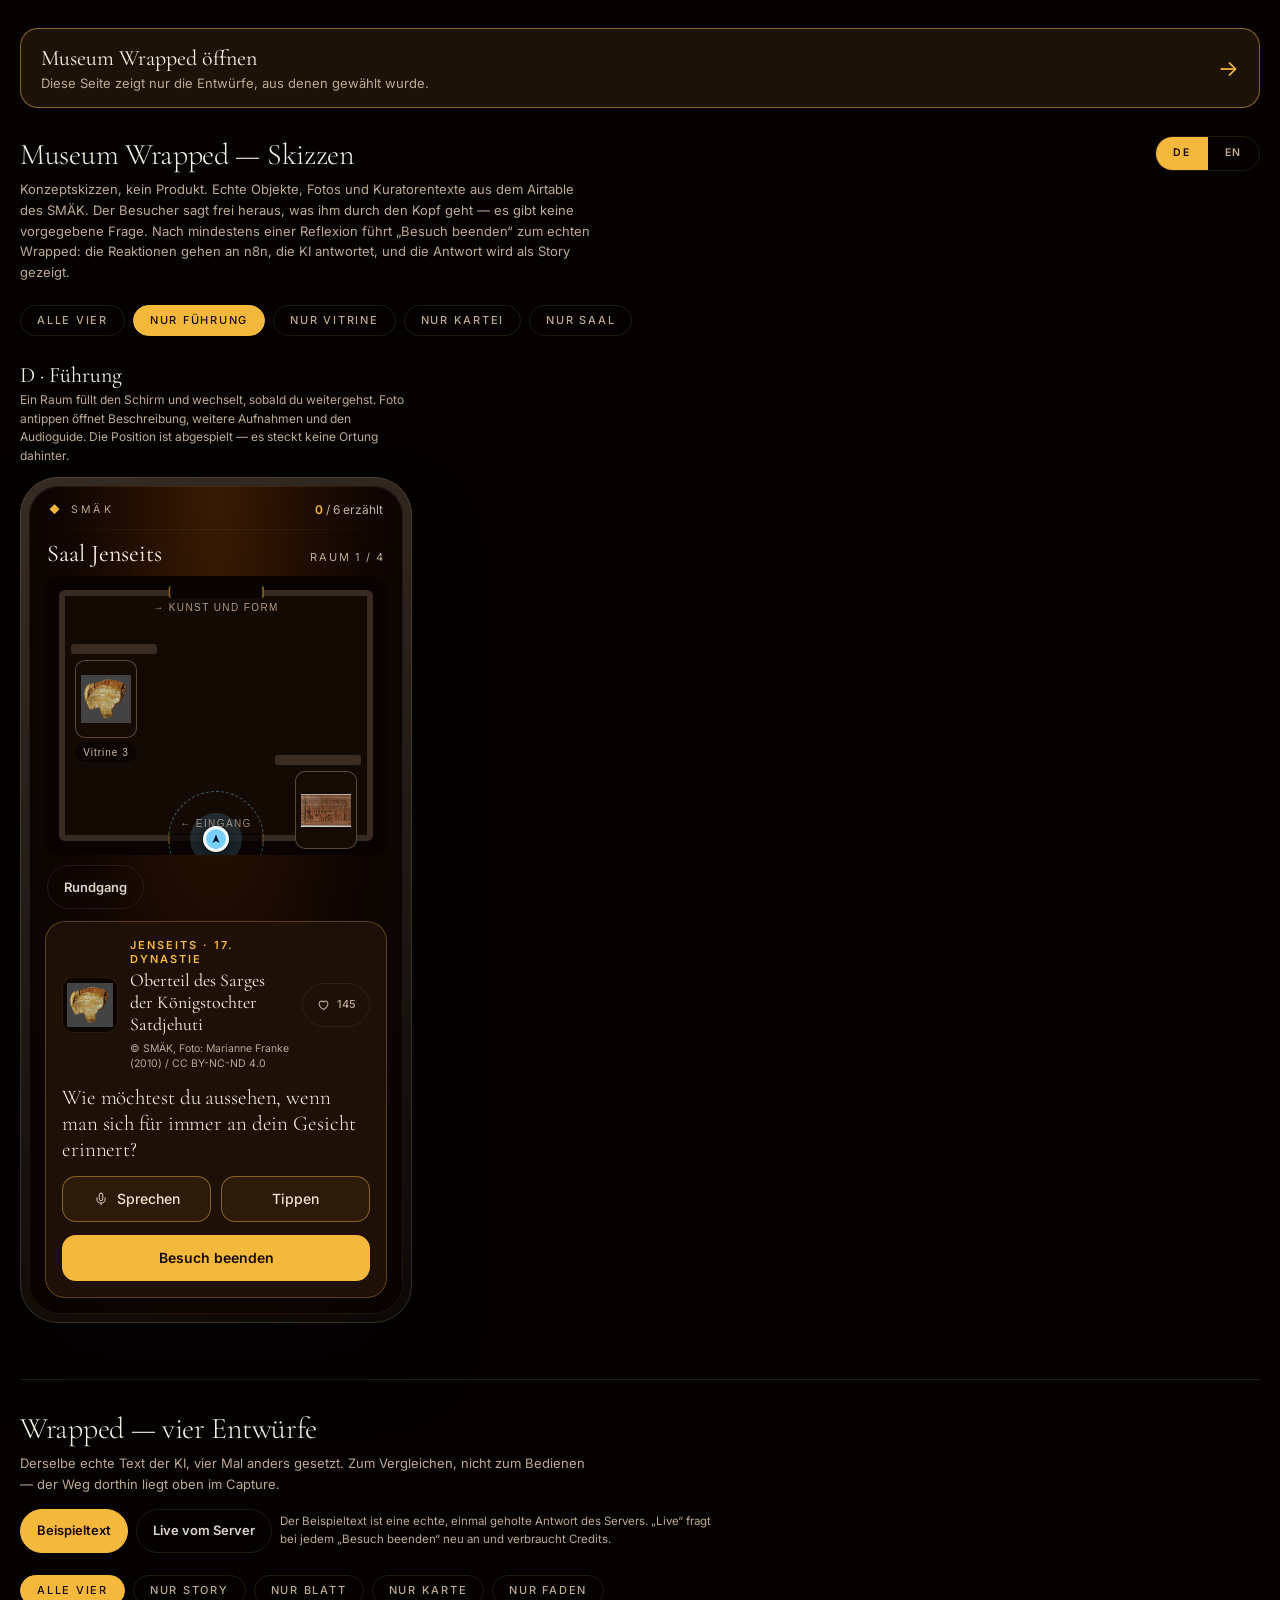
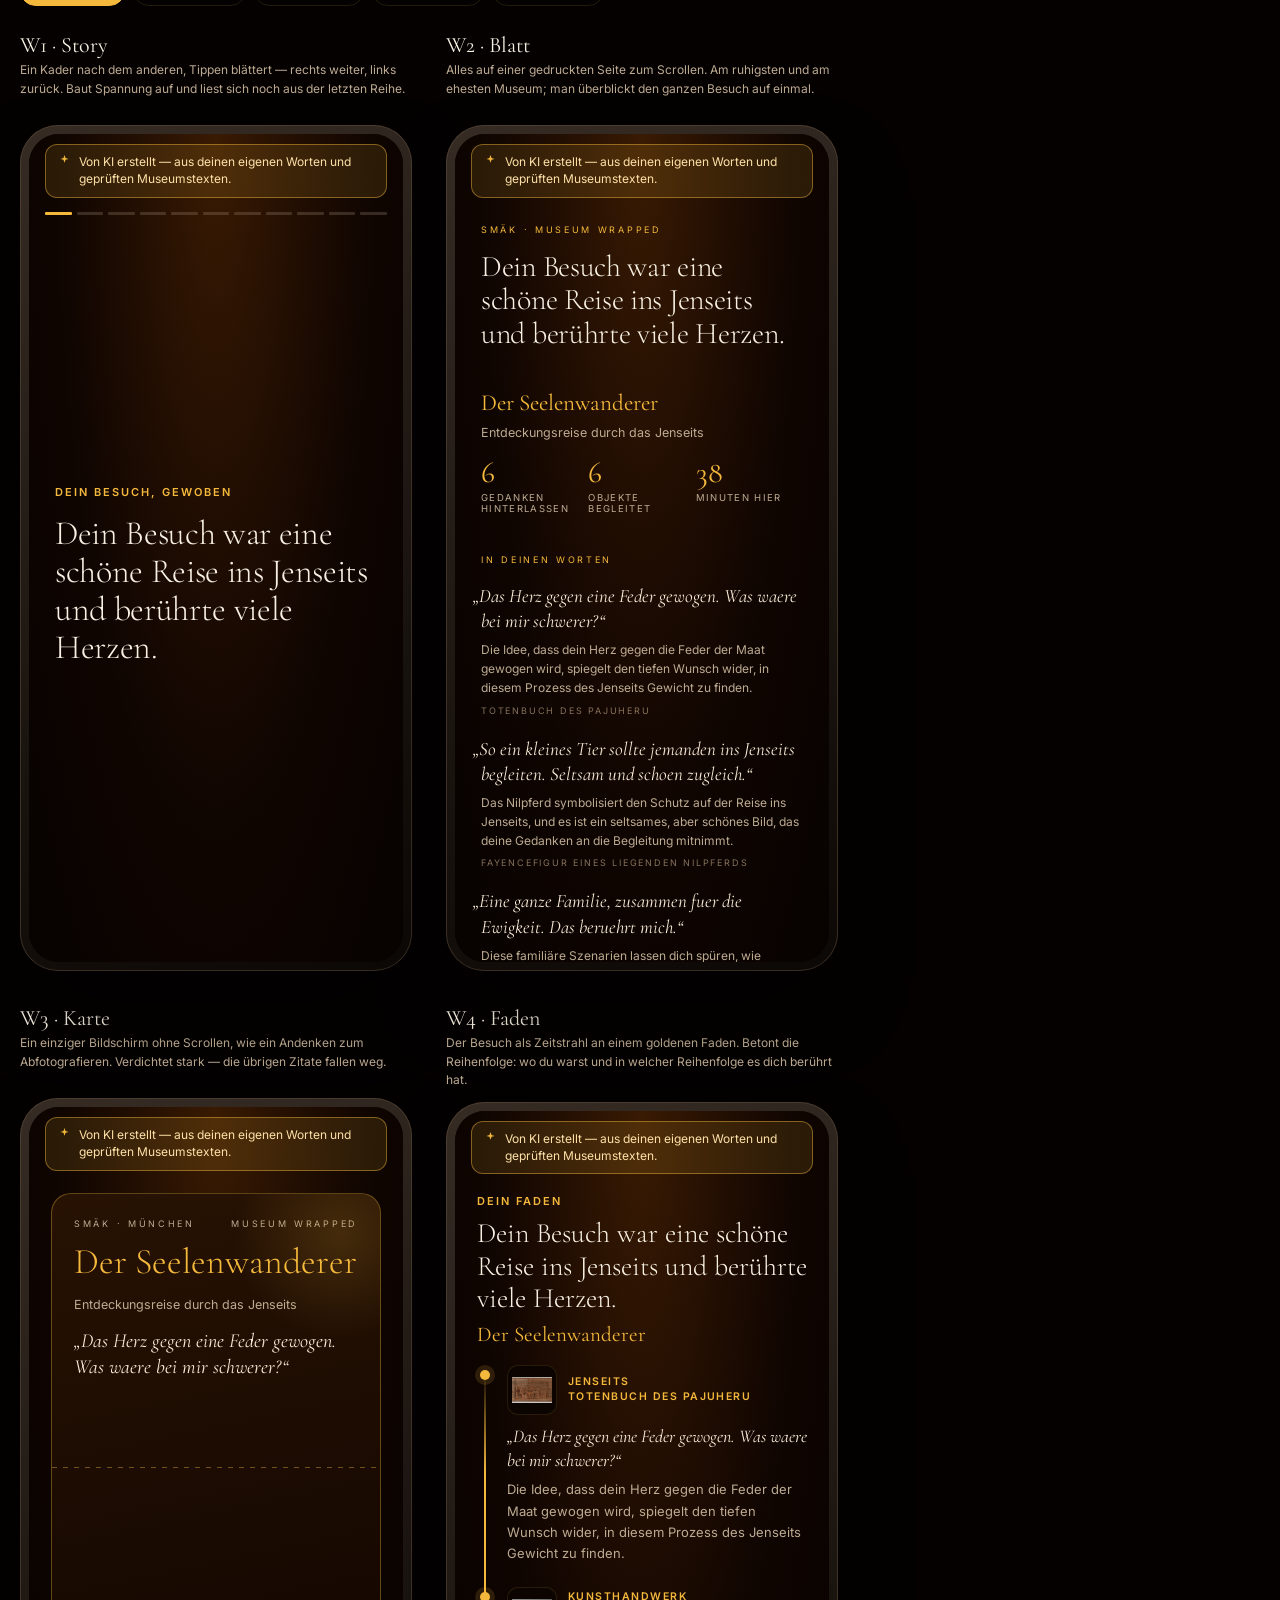
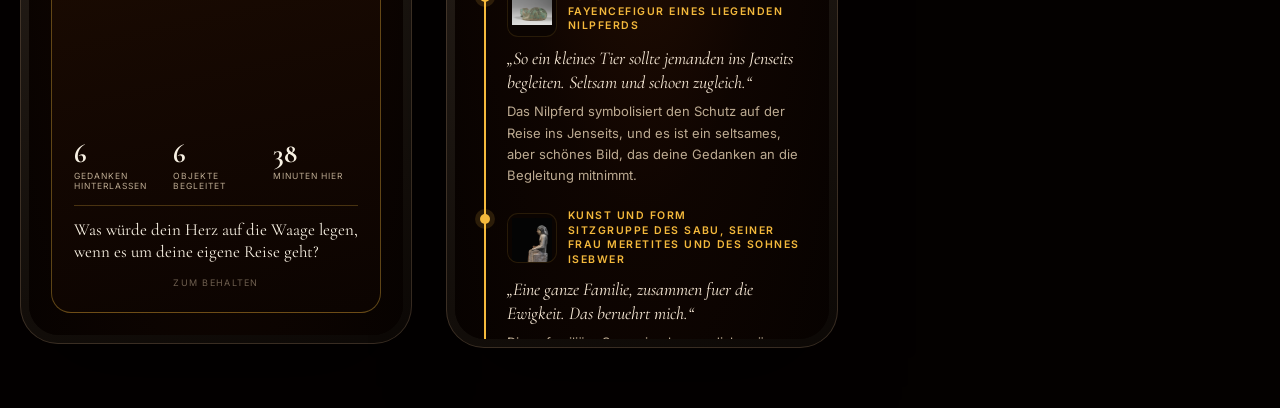
<file: index.html>
<!doctype html>
<html lang="de">
<head>
<meta charset="utf-8" />
<meta name="viewport" content="width=device-width, initial-scale=1" />
<title>Museum Wrapped — Capture</title>
<link rel="preconnect" href="https://fonts.googleapis.com" />
<link rel="preconnect" href="https://fonts.gstatic.com" crossorigin />
<link href="https://fonts.googleapis.com/css2?family=Cormorant+Garamond:ital,wght@0,300;0,400;0,500;0,600;1,300;1,400&family=Inter:wght@400;500;600&display=swap" rel="stylesheet" />
<link rel="stylesheet" href="assets/museum.css?v=3k2" />
</head>
<body>
<div class="lab">
  <a class="tolive" href="app.html">
    <span class="tolivetext"><b>Museum Wrapped öffnen</b>
      <em>Diese Seite zeigt nur die Entwürfe, aus denen gewählt wurde.</em></span>
    <span class="tolivearrow">→</span>
  </a>
  <div class="labtop">
    <div><h1 id="labTitle"></h1><p id="labIntro"></p></div>
    <div class="langsw" id="langsw">
      <button data-lang="de" aria-pressed="true">DE</button>
      <button data-lang="en" aria-pressed="false">EN</button>
    </div>
  </div>
  <div class="tabs" id="tabs"></div>
  <div class="rack" id="rack"></div>

  <section class="wrapsec">
    <h1 id="wsecTitle"></h1>
    <p id="wsecIntro"></p>
    <div class="srcsw" id="srcsw">
      <button class="chip on" data-src="sample"></button>
      <button class="chip" data-src="live"></button>
      <span class="srcnote" id="srcNote"></span>
    </div>
    <div class="tabs" id="wtabs"></div>
    <div class="rack" id="wrack"></div>
  </section>
</div>

<script src="assets/qr.js?v=3k2"></script>
<script src="assets/museum.js?v=3k2"></script>
</body>
</html>
</file>
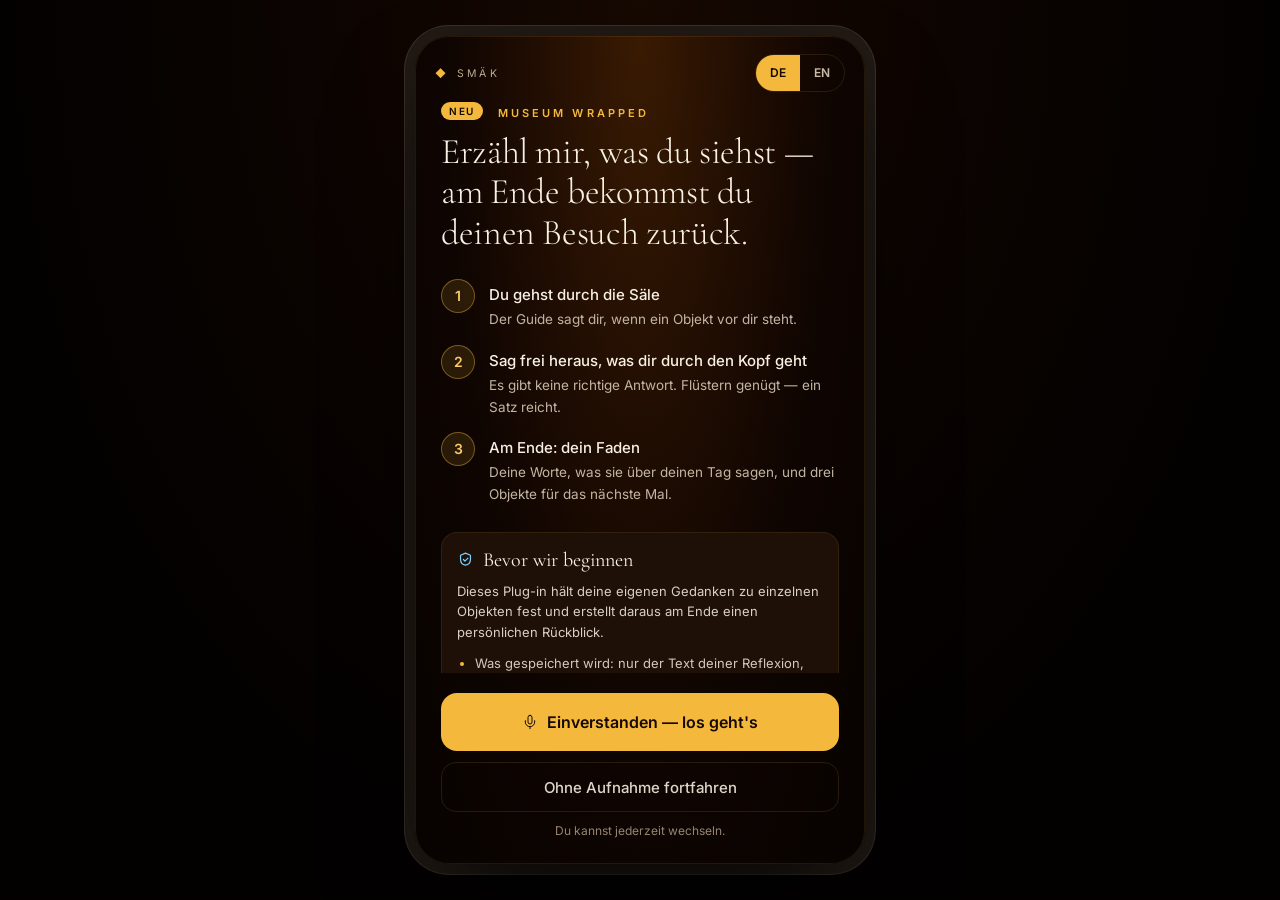
<file: app.html>
<!doctype html>
<html lang="de">
<head>
<meta charset="utf-8" />
<meta name="viewport" content="width=device-width, initial-scale=1, viewport-fit=cover, maximum-scale=1" />
<meta name="theme-color" content="#1a120c" />
<meta name="apple-mobile-web-app-capable" content="yes" />
<meta name="apple-mobile-web-app-status-bar-style" content="black-translucent" />
<title>Museum Wrapped — SMÄK</title>
<link rel="preconnect" href="https://fonts.googleapis.com" />
<link rel="preconnect" href="https://fonts.gstatic.com" crossorigin />
<link href="https://fonts.googleapis.com/css2?family=Cormorant+Garamond:ital,wght@0,300;0,400;0,500;0,600;1,300;1,400&family=Inter:wght@400;500;600&display=swap" rel="stylesheet" />
<link rel="stylesheet" href="assets/museum.css?v=3k2" />
</head>
<body class="app">
  <div class="screen" id="app"></div>
  <script src="assets/qr.js?v=3k2"></script>
  <script src="assets/museum.js?v=3k2"></script>
  <script src="assets/app.js?v=3k2"></script>
</body>
</html>
</file>
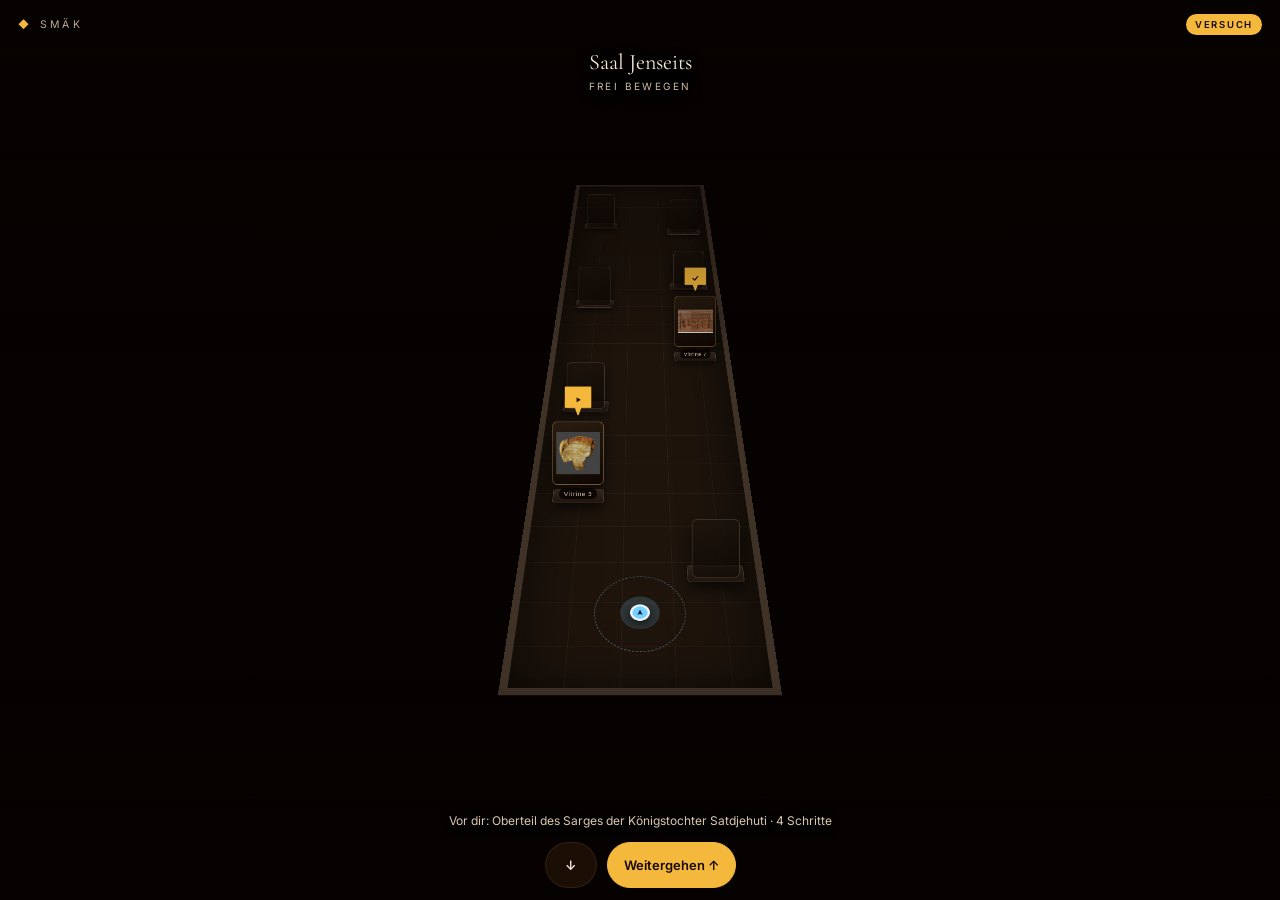
<file: raum3d.html>
<!doctype html>
<html lang="de">
<head>
<meta charset="utf-8" />
<meta name="viewport" content="width=device-width, initial-scale=1, viewport-fit=cover, maximum-scale=1" />
<meta name="theme-color" content="#16100b" />
<title>Versuch · Saal von oben</title>
<link rel="preconnect" href="https://fonts.googleapis.com" />
<link rel="preconnect" href="https://fonts.gstatic.com" crossorigin />
<link href="https://fonts.googleapis.com/css2?family=Cormorant+Garamond:ital,wght@0,300;0,400;0,500;1,300;1,400&family=Inter:wght@400;500;600&display=swap" rel="stylesheet" />
<style>
  :root{
    --fg:oklch(0.96 0.02 85); --muted:oklch(0.75 0.04 75); --gold:oklch(0.82 0.15 82);
    --line:oklch(0.35 0.05 65/45%); --panel:oklch(0.19 0.03 57);
    --you:oklch(0.82 0.11 235); --you-ring:oklch(0.98 0.01 235);
    --boden:oklch(0.20 0.022 58); --wand:oklch(0.33 0.028 60);
    --display:"Cormorant Garamond",Georgia,serif; --body:"Inter",system-ui,sans-serif;
    color-scheme:dark;
  }
  *{box-sizing:border-box;margin:0;padding:0}
  html{background-color:oklch(0.09 0.015 55)}
  body{font-family:var(--body);color:var(--fg);overflow:hidden;
    background:radial-gradient(ellipse at top,oklch(0.24 0.05 55) 0%,oklch(0.12 0.022 55) 60%,oklch(0.09 0.015 55) 100%)}

  .screen{position:fixed;inset:0;display:flex;flex-direction:column;
    padding-top:env(safe-area-inset-top);padding-bottom:env(safe-area-inset-bottom)}
  .topbar{flex:0 0 auto;display:flex;align-items:center;justify-content:space-between;
    padding:14px 18px 8px;z-index:8}
  .brand{display:flex;align-items:center;gap:8px;font-size:10.5px;letter-spacing:.3em;
    text-transform:uppercase;color:var(--muted)}
  .brand i{color:var(--gold);font-style:normal}
  .versuch{font-size:9.5px;font-weight:600;letter-spacing:.18em;text-transform:uppercase;
    color:oklch(0.16 0.03 55);background:var(--gold);padding:5px 9px;border-radius:999px}

  /* ==========================================================================
     Der Saal liegt flach und wird gekippt — dadurch schaut man von schräg
     oben hinein, wie im Guide des Museums. Alles, was gelesen werden soll,
     wird um denselben Winkel zurückgedreht und steht damit aufrecht.
     ========================================================================== */
  .scene{position:relative;flex:1;min-height:0;overflow:hidden;
    perspective:900px;perspective-origin:50% 24%}
  .world{position:absolute;left:50%;top:0;transform-style:preserve-3d;
    transform:translateX(-50%) translateY(84px) rotateX(62deg)}
  .raum{position:relative;width:340px;height:1500px;transform-style:preserve-3d;
    transition:transform .6s cubic-bezier(.22,.61,.36,1);
    background:
      repeating-linear-gradient(90deg, oklch(0.30 0.02 60/.4) 0 1px, transparent 1px 68px),
      repeating-linear-gradient(0deg,  oklch(0.30 0.02 60/.4) 0 1px, transparent 1px 68px),
      var(--boden);
    border-left:10px solid var(--wand); border-right:10px solid var(--wand);
    box-shadow:0 0 90px oklch(0 0 0/.7) inset}
  .quer{position:absolute;left:-10px;right:-10px;height:10px;background:var(--wand)}

  /* --- Vitrine: Grundfläche liegt, das Objekt steht darauf --- */
  .vit{position:absolute;transform-style:preserve-3d;background:none;border:none;
    padding:0;cursor:pointer}
  .platte{width:78px;height:30px;margin-left:-39px;border-radius:5px;
    background:linear-gradient(180deg, oklch(0.32 0.03 60), oklch(0.20 0.02 58));
    border:1px solid oklch(0.45 0.03 62/.7);
    box-shadow:0 0 0 1px oklch(0 0 0/.4), 0 14px 22px oklch(0 0 0/.55)}
  .vit.aktiv .platte{border-color:var(--gold);box-shadow:0 0 0 4px oklch(0.82 0.15 82/.18)}
  .aufrecht{position:absolute;left:0;bottom:8px;transform-origin:bottom center;
    transform:translateX(-50%) rotateX(-62deg);transform-style:preserve-3d;
    display:flex;flex-direction:column;align-items:center}
  .kasten{width:78px;height:96px;border-radius:7px;overflow:hidden;
    background:linear-gradient(165deg, oklch(0.24 0.03 58), oklch(0.14 0.02 56));
    border:1.5px solid oklch(0.70 0.08 78/.5);
    box-shadow:0 10px 26px oklch(0 0 0/.6);transition:.25s}
  .vit.aktiv .kasten{width:92px;height:114px;border:2px solid var(--gold);
    box-shadow:0 0 0 6px oklch(0.82 0.15 82/.14), 0 12px 30px oklch(0 0 0/.6)}
  .kasten img{width:100%;height:100%;object-fit:contain;padding:5px}
  .vit.leer .kasten{width:66px;height:80px;
    background:linear-gradient(165deg, oklch(0.20 0.02 58/.75), oklch(0.13 0.015 56/.75));
    border-color:oklch(0.55 0.03 62/.4)}
  .schild{margin-top:5px;font-size:9.5px;letter-spacing:.1em;color:oklch(0.86 0.04 78);
    background:oklch(0.10 0.02 55/.85);padding:3px 7px;border-radius:999px;white-space:nowrap}
  .marke{position:relative;width:44px;height:50px;display:grid;place-items:center;margin-bottom:5px}
  .marke svg.blase{position:absolute;inset:0;width:100%;height:100%}
  .marke i{position:relative;font-style:normal;margin-top:-7px;color:oklch(0.16 0.03 55);display:grid}

  /* --- Wo der Besucher steht --- */
  .ich{position:absolute;left:50%;transform-style:preserve-3d;
    transition:top .6s cubic-bezier(.22,.61,.36,1)}
  .ring{position:absolute;left:-60px;top:-60px;width:120px;height:120px;border-radius:50%;
    border:1px dashed oklch(0.82 0.11 235/.5)}
  .halo{position:absolute;left:-26px;top:-26px;width:52px;height:52px;border-radius:50%;
    background:oklch(0.82 0.11 235/.18);animation:puls 2.4s ease-out infinite}
  @keyframes puls{0%{transform:scale(.6);opacity:.9}100%{transform:scale(2.2);opacity:0}}
  .punkt{position:absolute;left:-13px;top:-13px;width:26px;height:26px;border-radius:50%;
    background:var(--you);border:3px solid var(--you-ring);box-shadow:0 6px 16px oklch(0 0 0/.7);
    display:grid;place-items:center;color:oklch(0.20 0.06 235)}
  .ichschild{position:absolute;left:0;top:22px;transform-origin:top center;
    transform:translateX(-50%) rotateX(-62deg);font-size:11px;font-weight:600;letter-spacing:.1em;
    color:oklch(0.90 0.05 235);background:oklch(0.10 0.02 55/.85);padding:4px 9px;
    border-radius:999px;white-space:nowrap}

  .nebel{position:absolute;inset:0;pointer-events:none;z-index:5;
    background:linear-gradient(180deg, oklch(0.10 0.018 55) 0%, oklch(0.10 0.018 55/.5) 14%,
      transparent 36%, transparent 74%, oklch(0.10 0.018 55/.92) 100%)}
  .saalname{position:absolute;left:0;right:0;top:6px;text-align:center;z-index:6;
    font-family:var(--display);font-size:22px;color:oklch(0.94 0.03 80);
    text-shadow:0 2px 14px oklch(0 0 0/.9)}
  .saalname em{display:block;font-style:normal;font-family:var(--body);font-size:10px;
    letter-spacing:.24em;text-transform:uppercase;color:oklch(0.80 0.04 75);margin-top:5px}

  .steuer{position:absolute;left:0;right:0;bottom:12px;z-index:7;display:flex;
    justify-content:center;align-items:center;gap:10px;padding:0 16px}
  .kn{min-height:46px;min-width:52px;padding:0 16px;border-radius:999px;cursor:pointer;
    background:oklch(0.19 0.03 57/.9);border:1px solid var(--line);color:var(--fg);
    font:600 13px/1 var(--body);backdrop-filter:blur(6px)}
  .kn:disabled{opacity:.35;cursor:not-allowed}
  .kn.gold{background:var(--gold);border-color:var(--gold);color:oklch(0.16 0.03 55)}
  .hinweis{position:absolute;left:16px;right:16px;bottom:70px;z-index:6;text-align:center;
    font-size:12px;line-height:1.5;color:oklch(0.84 0.04 74);text-shadow:0 2px 10px oklch(0 0 0/.9)}

  .panel{position:absolute;left:0;right:0;bottom:0;z-index:9;transform:translateY(102%);
    transition:transform .3s cubic-bezier(.22,.61,.36,1);background:var(--panel);
    border-top:1px solid oklch(0.82 0.15 82/.3);border-radius:22px 22px 0 0;
    padding:14px 18px calc(18px + env(safe-area-inset-bottom));
    display:flex;flex-direction:column;gap:10px}
  .panel.auf{transform:none}
  .griff{width:38px;height:4px;border-radius:2px;background:oklch(0.70 0.04 70/.35);margin:0 auto 2px}
  .eyebrow{font-size:11px;font-weight:600;letter-spacing:.18em;text-transform:uppercase;color:var(--gold)}
  .titel{font-family:var(--display);font-size:19px;line-height:1.2}
  .frage{font-family:var(--display);font-weight:300;font-size:19px;line-height:1.25}
  .credit{font-size:10.5px;line-height:1.45;color:oklch(0.74 0.03 74)}
  .zu{align-self:center;background:none;border:none;color:var(--muted);cursor:pointer;
    font:500 11px/1 var(--body);letter-spacing:.14em;text-transform:uppercase;
    text-decoration:underline;text-underline-offset:4px;min-height:44px}
</style>
</head>
<body>
<div class="screen">
  <div class="topbar">
    <div class="brand"><i>◆</i> SMÄK</div>
    <span class="versuch">Versuch</span>
  </div>

  <div class="scene" id="scene">
    <div class="world"><div class="raum" id="raum"></div></div>
    <div class="nebel"></div>
    <div class="saalname">Saal Jenseits<em>Frei bewegen</em></div>
    <div class="hinweis" id="hinweis"></div>
    <div class="steuer">
      <button class="kn" id="zurueck">↓</button>
      <button class="kn gold" id="vor">Weitergehen ↑</button>
    </div>
  </div>

  <div class="panel" id="panel">
    <div class="griff"></div>
    <div class="eyebrow" id="pEyebrow"></div>
    <div class="titel" id="pTitel"></div>
    <div class="credit" id="pCredit"></div>
    <div class="frage" id="pFrage"></div>
    <button class="zu" id="pZu">Schliessen</button>
  </div>
</div>

<script>
/* ==========================================================================
   Versuch: der Saal von schräg oben, wie im Medienguide des Museums.
   Kein Modell des Hauses — die Maße sind geschätzt, die Vitrinennummern
   erfunden. Es geht nur um die Frage, ob sich der Raum so besser liest
   als der flache Grundriss.
   ========================================================================== */
const IMG = "assets/objects/";
const LAENGE = 1500;
const SCHRITT = 210;

const STUECKE = [
  { id:"OBJ-14", x:66, y:1150, nr:3, marke:"play",
    titel:"Oberteil des Sarges der Königstochter Satdjehuti",
    raum:"Jenseits · 17. Dynastie · Vitrine 3",
    frage:"Wie möchtest du aussehen, wenn man sich für immer an dein Gesicht erinnert?",
    credit:"© SMÄK, Foto: Marianne Franke (2010) / CC BY-NC-ND 4.0" },
  { id:"OBJ-15", x:264, y:780, nr:7, marke:"check",
    titel:"Totenbuch des Pajuheru",
    raum:"Jenseits · Spätzeit · Vitrine 7",
    frage:"Was von deinem Leben würdest du in die Waagschale legen wollen?",
    credit:"© SMÄK, Foto: Marianne Franke (2012) / CC BY-NC-ND 4.0" },
];
/* Leere Vitrinen geben dem Saal Tiefe. Sie tragen keine Daten und sind nicht
   anklickbar — wir tun nicht so, als kennten wir sie. */
const LEER = [
  { x:264, y:1300 }, { x:66, y:930 }, { x:264, y:520 },
  { x:66,  y:590  }, { x:264, y:260 }, { x:66,  y:230 },
];

const BLASE = '<path d="M3 3 H41 V33 H26 L22 44 L18 33 H3 Z"/>';
const IKON = {
  play:  '<svg width="14" height="14" viewBox="0 0 24 24" fill="currentColor"><path d="M8 5.5v13l11-6.5z"/></svg>',
  check: '<svg width="14" height="14" viewBox="0 0 24 24" fill="none" stroke="currentColor" stroke-width="3.4" stroke-linecap="round" stroke-linejoin="round"><path d="M4 12l6 6L20 6"/></svg>',
};

const el = (html) => { const t = document.createElement("template"); t.innerHTML = html.trim(); return t.content.firstElementChild; };
const raum = document.getElementById("raum");
const panel = document.getElementById("panel");
let ich = 1380;

function bauen() {
  raum.append(el(`<div class="quer" style="top:0"></div>`));
  raum.append(el(`<div class="quer" style="bottom:0"></div>`));
  LEER.forEach(s => raum.append(vitrine(s, true)));
  STUECKE.forEach(s => raum.append(vitrine(s, false)));
  raum.append(el(`<div class="ich" id="ich">
    <div class="ring"></div><div class="halo"></div>
    <div class="punkt"><svg width="12" height="12" viewBox="0 0 24 24" fill="currentColor"><path d="M12 3l7 17-7-4-7 4z"/></svg></div>
    <div class="ichschild">Du bist hier</div></div>`));
}

function vitrine(s, leer) {
  const v = document.createElement(leer ? "div" : "button");
  v.className = "vit" + (leer ? " leer" : "");
  v.style.left = s.x + "px";
  v.style.top = s.y + "px";
  v.innerHTML = `
    <div class="platte"></div>
    <div class="aufrecht">
      ${leer ? "" : `<div class="marke">
        <svg class="blase" viewBox="0 0 44 50" fill="var(--gold)" stroke="var(--gold)" stroke-width="2.4" stroke-linejoin="round">${BLASE}</svg>
        <i>${IKON[s.marke]}</i></div>`}
      <div class="kasten">${leer ? "" : `<img src="${IMG}${s.id}.jpg" alt="${s.titel}" />`}</div>
      ${leer ? "" : `<div class="schild">Vitrine ${s.nr}</div>`}
    </div>`;
  if (!leer) { v.setAttribute("aria-label", s.titel); v.onclick = () => oeffnen(s, v); }
  return v;
}

function oeffnen(s, v) {
  document.querySelectorAll(".vit").forEach(x => x.classList.remove("aktiv"));
  v.classList.add("aktiv");
  document.getElementById("pEyebrow").textContent = s.raum;
  document.getElementById("pTitel").textContent = s.titel;
  document.getElementById("pCredit").textContent = s.credit;
  document.getElementById("pFrage").textContent = s.frage;
  panel.classList.add("auf");
}
document.getElementById("pZu").onclick = () => {
  panel.classList.remove("auf");
  document.querySelectorAll(".vit").forEach(x => x.classList.remove("aktiv"));
};

function gehen(d) {
  ich = Math.max(150, Math.min(LAENGE - 110, ich + d * SCHRITT));
  zeichnen();
}

function zeichnen() {
  document.getElementById("ich").style.top = ich + "px";
  // Der Saal schiebt sich unter dem Besucher durch; er bleibt im unteren Drittel
  raum.style.transform = `translateY(${-(ich - 430)}px)`;
  document.getElementById("vor").disabled = ich <= 150;
  document.getElementById("zurueck").disabled = ich >= LAENGE - 110;

  const naechste = STUECKE.map(s => ({ s, d: Math.abs(s.y - ich) })).sort((a, b) => a.d - b.d)[0];
  document.getElementById("hinweis").textContent = naechste.d < 130
    ? "Du stehst vor: " + naechste.s.titel
    : "Vor dir: " + naechste.s.titel + " · " + Math.max(1, Math.round(naechste.d / 55)) + " Schritte";
}

document.getElementById("vor").onclick = () => gehen(-1);
document.getElementById("zurueck").onclick = () => gehen(1);

let y0 = null;
const scene = document.getElementById("scene");
scene.addEventListener("touchstart", e => { y0 = e.touches[0].clientY; }, { passive: true });
scene.addEventListener("touchend", e => {
  if (y0 === null) return;
  const dy = e.changedTouches[0].clientY - y0;
  if (Math.abs(dy) > 40) gehen(dy > 0 ? 1 : -1);
  y0 = null;
}, { passive: true });

bauen();
zeichnen();
</script>
</body>
</html>
</file>
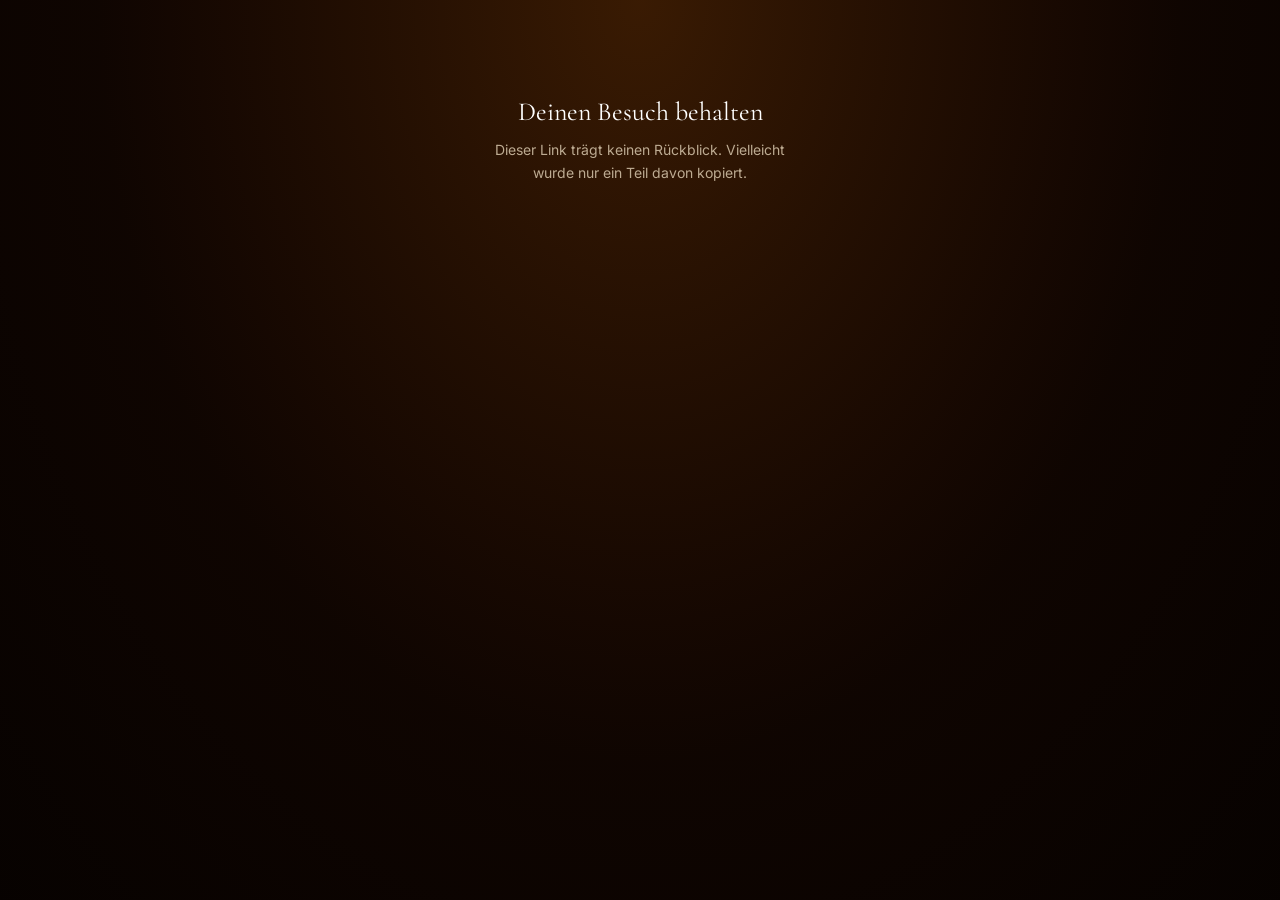
<file: w.html>
<!doctype html>
<html lang="de">
<head>
<meta charset="utf-8" />
<meta name="viewport" content="width=device-width, initial-scale=1, viewport-fit=cover" />
<title>Museum Wrapped · SMÄK</title>
<meta name="robots" content="noindex" />
<link rel="preconnect" href="https://fonts.googleapis.com" />
<link rel="preconnect" href="https://fonts.gstatic.com" crossorigin />
<link href="https://fonts.googleapis.com/css2?family=Cormorant+Garamond:ital,wght@0,300;0,400;0,500;0,600;1,300;1,400&family=Inter:wght@400;500;600&display=swap" rel="stylesheet" />
<link rel="stylesheet" href="assets/museum.css?v=3k2" />
<link rel="stylesheet" href="assets/blatt.css?v=3k2" />
</head>
<body class="blattseite">
  <div id="blatt"></div>
  <script src="assets/museum.js?v=3k2"></script>
  <script src="assets/blatt.js?v=3k2"></script>
</body>
</html>
</file>
<file: assets/museum.css>
:root{
    --fg:oklch(0.96 0.02 85);
    --muted:oklch(0.75 0.04 75);
    --gold:oklch(0.82 0.15 82);
    --gold-soft:oklch(0.86 0.13 84);
    --line:oklch(0.35 0.05 65 / 45%);
    --panel:oklch(0.19 0.03 57);
    --panel-2:oklch(0.22 0.03 57);
    --plan-bg:oklch(0.105 0.018 55);
    --plan-floor:oklch(0.155 0.022 57);
    --plan-wall:oklch(0.30 0.025 60);
    --you:oklch(0.82 0.11 235);
    --you-ring:oklch(0.98 0.01 235);
    --rec:oklch(0.62 0.21 35);
    --rec-icon:oklch(0.82 0.16 40);
    --like:oklch(0.80 0.16 25);
    --display:"Cormorant Garamond",Georgia,serif;
    --body:"Inter",system-ui,sans-serif;
    --night:radial-gradient(ellipse at top,oklch(0.26 0.06 55) 0%,oklch(0.13 0.025 55) 60%,oklch(0.10 0.02 55) 100%);
  }
  *{box-sizing:border-box;margin:0;padding:0}
  body{background:oklch(0.08 0.015 55);color:var(--fg);font-family:var(--body);min-height:100vh;padding:28px 20px 60px}

  /* ---------- Werkbank ---------- */
  .lab{max-width:1420px;margin:0 auto}
  .labtop{display:flex;align-items:flex-start;gap:20px;flex-wrap:wrap}
  .lab h1{font-family:var(--display);font-weight:300;font-size:30px;letter-spacing:-0.01em}
  .lab p{color:var(--muted);font-size:13px;margin-top:6px;max-width:72ch;line-height:1.6}
  .langsw{margin-left:auto;display:flex;border:1px solid var(--line);border-radius:999px;overflow:hidden;flex:0 0 auto}
  .langsw button{font:600 10.5px/1 var(--body);letter-spacing:.16em;color:var(--muted);background:transparent;
    border:none;padding:11px 17px;cursor:pointer;transition:.18s}
  .langsw button:hover{color:var(--fg)}
  .langsw button[aria-pressed="true"]{background:var(--gold);color:oklch(0.16 0.03 55)}
  .tabs{display:flex;gap:8px;margin:22px 0 26px;flex-wrap:wrap}
  .tabs button{font:500 11px/1 var(--body);letter-spacing:.16em;text-transform:uppercase;color:var(--muted);
    background:transparent;border:1px solid var(--line);border-radius:999px;padding:9px 16px;cursor:pointer;transition:.18s}
  .tabs button:hover{color:var(--fg);border-color:oklch(0.82 0.15 82 / 45%)}
  .tabs button[aria-pressed="true"]{color:oklch(0.16 0.03 55);background:var(--gold);border-color:var(--gold)}
  .rack{display:flex;gap:34px;align-items:flex-start;flex-wrap:wrap}
  .slot{width:392px}
  .slot.hidden{display:none}
  .slot > figcaption{margin-bottom:12px}
  .slot .name{font-family:var(--display);font-size:22px;font-weight:400}
  .slot .why{color:var(--muted);font-size:12px;line-height:1.55;margin-top:3px;min-height:52px}

  /* ---------- Gerät ---------- */
  .device{position:relative;width:392px;height:846px;border-radius:38px;padding:9px;
    background:linear-gradient(160deg,oklch(0.30 0.02 60),oklch(0.14 0.01 60));
    box-shadow:0 40px 90px -30px oklch(0 0 0/.85), 0 0 0 1px oklch(0.45 0.04 65/.5) inset}
  .screen{position:relative;width:100%;height:100%;border-radius:30px;overflow:hidden;background:var(--night);
    display:flex;flex-direction:column;isolation:isolate}
  .screen::after{content:"";position:absolute;inset:0;pointer-events:none;border-radius:30px;
    box-shadow:0 0 0 1px oklch(0.82 0.15 82/.10) inset}

  /* ---------- gemeinsam ---------- */
  .topbar{display:flex;align-items:center;justify-content:space-between;padding:16px 20px 12px;flex:0 0 auto}
  .brand{display:flex;align-items:center;gap:8px;font-size:10.5px;letter-spacing:.3em;text-transform:uppercase;color:var(--muted)}
  .brand i{color:var(--gold);font-style:normal}
  .count{font-size:12px;color:oklch(0.78 0.03 75)}
  .count b{color:var(--gold);font-weight:600}
  .topright{display:flex;align-items:center;gap:12px}
  .hair{height:1px;background:linear-gradient(90deg,transparent,var(--line),transparent);flex:0 0 auto}
  .eyebrow{font-size:11px;font-weight:600;letter-spacing:.18em;text-transform:uppercase;color:var(--gold)}
  .frage{font-family:var(--display);font-weight:300;line-height:1.2;letter-spacing:-0.005em}

  .mic{position:relative;width:74px;height:74px;border-radius:50%;display:grid;place-items:center;cursor:pointer;
    background:oklch(0.82 0.15 82/.07);border:1px solid oklch(0.82 0.15 82/.45);color:var(--gold);transition:.2s}
  .mic:hover{background:oklch(0.82 0.15 82/.14)}
  .mic.rec{background:oklch(0.62 0.21 35/.16);border-color:oklch(0.62 0.21 35/.7);color:oklch(0.80 0.16 40)}
  .mic.rec::before,.mic.rec::after{content:"";position:absolute;inset:-2px;border-radius:50%;
    border:1px solid oklch(0.62 0.21 35/.55);animation:ring 2.1s ease-out infinite}
  .mic.rec::after{animation-delay:1.05s}
  @keyframes ring{0%{transform:scale(1);opacity:.85}100%{transform:scale(1.55);opacity:0}}
  .mic.done{background:oklch(0.82 0.15 82/.16);border-color:var(--gold)}
  .hint{font-size:12px;color:oklch(0.78 0.03 75);text-align:center;min-height:15px}
  .live{font-family:var(--display);font-style:italic;font-size:15px;line-height:1.35;color:oklch(0.88 0.06 60);
    text-align:center;min-height:20px}
  .typed{width:100%;background:oklch(0.22 0.04 55/.6);border:1px solid var(--line);border-radius:14px;color:var(--fg);
    font:400 13px/1.5 var(--body);padding:11px 13px;resize:none;outline:none}
  .typed:focus{border-color:oklch(0.82 0.15 82/.5)}
  .linkish{background:none;border:none;color:var(--muted);font:500 10.5px/1 var(--body);letter-spacing:.14em;
    text-transform:uppercase;cursor:pointer;padding:6px;text-decoration:underline;text-underline-offset:4px}
  .linkish:hover{color:var(--gold)}
  .finish{width:100%;display:flex;align-items:center;justify-content:center;gap:8px;border-radius:999px;cursor:pointer;
    font:500 11px/1 var(--body);letter-spacing:.2em;text-transform:uppercase;padding:14px;
    background:var(--gold);color:oklch(0.16 0.03 55);border:none;transition:.2s}
  .finish:disabled{background:transparent;color:oklch(0.55 0.03 65);border:1px solid var(--line);cursor:not-allowed}
  .saved{display:flex;gap:9px;align-items:flex-start;border-left:2px solid var(--gold);padding-left:11px;text-align:left}
  .saved p{font-family:var(--display);font-style:italic;font-size:15px;line-height:1.4;color:oklch(0.92 0.04 70)}
  .kthumb{width:78px;height:78px;border-radius:11px;flex:0 0 auto;overflow:hidden;background:oklch(0.14 0.02 55);
    display:grid;place-items:center;border:1px solid oklch(0.82 0.15 82/.12)}
  .kthumb img{width:100%;height:100%;object-fit:contain;padding:4px}
  .vtitle{font-family:var(--display);font-size:20px;font-weight:400;line-height:1.22;margin:2px 0 12px}

  .sheet{position:absolute;inset:0;z-index:5;display:flex;flex-direction:column;justify-content:flex-end;
    background:oklch(0.06 0.01 55/.62);backdrop-filter:blur(3px);opacity:0;pointer-events:none;transition:.24s}
  .sheet.open{opacity:1;pointer-events:auto}
  .sheetbody{background:linear-gradient(180deg,oklch(0.20 0.038 57),oklch(0.12 0.02 55));border-top:1px solid oklch(0.82 0.15 82/.28);
    border-radius:26px 26px 30px 30px;padding:12px 22px 24px;display:flex;flex-direction:column;gap:12px;
    transform:translateY(14px);transition:.24s}
  .sheet.open .sheetbody{transform:none}
  .grab{width:38px;height:3px;border-radius:2px;background:oklch(0.70 0.04 70/.35);margin:0 auto 4px}
  .sheethero{display:flex;gap:13px;align-items:center}
  .sheethero .kthumb{width:64px;height:64px}
  .sfrage{font-size:23px}

  /* ---------- A. Vitrine ---------- */
  .vitrine{flex:1;display:flex;flex-direction:column;padding:0 22px 18px;min-height:0}
  .case{position:relative;flex:1 1 auto;min-height:0;border-radius:16px;margin-bottom:16px;overflow:hidden;
    background:linear-gradient(180deg,oklch(0.19 0.035 58),oklch(0.12 0.02 55));
    border:1px solid oklch(0.82 0.15 82/.14);display:grid;place-items:center}
  .case::before{content:"";position:absolute;left:50%;top:-32%;width:150%;height:80%;transform:translateX(-50%);
    background:radial-gradient(ellipse at center,oklch(0.85 0.08 75/.16),transparent 62%);pointer-events:none}
  .case img{width:100%;height:100%;object-fit:contain;padding:7%;filter:drop-shadow(0 22px 34px oklch(0 0 0/.75))}
  .case .plaque{position:absolute;left:14px;bottom:12px;right:14px;display:flex;justify-content:space-between;gap:10px}
  .case .plaque span{font-size:9px;letter-spacing:.22em;text-transform:uppercase;color:oklch(0.78 0.05 70/.75)}
  .vfrage{font-size:26px;margin-bottom:auto}
  .vfoot{display:flex;flex-direction:column;align-items:center;gap:9px;padding-top:14px}
  .dots{display:flex;gap:7px;justify-content:center;padding:12px 0 2px}
  .dots button{width:7px;height:7px;border-radius:50%;border:1px solid oklch(0.70 0.04 70/.5);background:transparent;
    cursor:pointer;padding:0;transition:.2s}
  .dots button.on{background:var(--gold);border-color:var(--gold);transform:scale(1.35)}
  .dots button.has{background:oklch(0.82 0.15 82/.45);border-color:oklch(0.82 0.15 82/.6)}
  .nav{position:absolute;top:50%;transform:translateY(-50%);width:34px;height:34px;border-radius:50%;display:grid;
    place-items:center;background:oklch(0.10 0.02 55/.55);border:1px solid var(--line);color:var(--muted);cursor:pointer}
  .nav:hover{color:var(--gold);border-color:oklch(0.82 0.15 82/.5)}
  .nav.l{left:8px} .nav.r{right:8px}

  /* ---------- B. Kartei ---------- */
  .kartei{flex:1;overflow-y:auto;padding:6px 18px 96px;display:flex;flex-direction:column;gap:11px}
  .kartei::-webkit-scrollbar{width:0}
  .khead{font-family:var(--display);font-size:25px;font-weight:300;line-height:1.15;margin:8px 2px 4px}
  .ksub{color:var(--muted);font-size:11.5px;line-height:1.5;margin:0 2px 10px}
  .kcard{display:flex;gap:13px;align-items:stretch;text-align:left;cursor:pointer;padding:10px;border-radius:16px;
    background:oklch(0.22 0.04 55/.45);border:1px solid var(--line);transition:.18s;color:inherit;font:inherit}
  .kcard:hover{border-color:oklch(0.82 0.15 82/.4)}
  .kcard.has{border-color:oklch(0.82 0.15 82/.45);background:oklch(0.82 0.15 82/.06)}
  .kbody{flex:1;min-width:0;display:flex;flex-direction:column;justify-content:center;gap:5px}
  .kbody h3{font-family:var(--display);font-size:16.5px;font-weight:400;line-height:1.22}
  .kstate{display:inline-flex;align-items:center;gap:5px;font-size:9.5px;letter-spacing:.16em;text-transform:uppercase;color:var(--muted)}
  .kcard.has .kstate{color:var(--gold)}
  .kbar{position:absolute;left:0;right:0;bottom:0;padding:14px 18px 18px;display:flex;flex-direction:column;gap:10px;
    background:linear-gradient(180deg,transparent,oklch(0.10 0.02 55) 34%)}

  /* ---------- C. Saal ---------- */
  .saal{flex:1;display:flex;flex-direction:column;padding:4px 18px 18px;min-height:0}
  .plan{position:relative;flex:1 1 auto;min-height:0;border-radius:18px;border:1px solid var(--line);overflow:hidden;
    background:
      repeating-linear-gradient(0deg,oklch(0.82 0.15 82/.045) 0 1px,transparent 1px 34px),
      repeating-linear-gradient(90deg,oklch(0.82 0.15 82/.045) 0 1px,transparent 1px 34px),
      linear-gradient(165deg,oklch(0.17 0.03 58),oklch(0.11 0.018 55))}
  .room{position:absolute;border:1px solid oklch(0.82 0.15 82/.22);border-radius:10px;background:oklch(0.82 0.15 82/.035)}
  .room span{position:absolute;left:9px;top:7px;font-size:8.5px;letter-spacing:.2em;text-transform:uppercase;
    color:oklch(0.78 0.05 70/.6);white-space:nowrap}
  .pin{position:absolute;width:34px;height:34px;transform:translate(-50%,-50%);border-radius:50%;cursor:pointer;
    display:grid;place-items:center;background:oklch(0.10 0.02 55/.85);border:1.5px solid oklch(0.70 0.10 75/.55);
    color:oklch(0.80 0.06 70);transition:.18s;padding:0;font:600 10px/1 var(--body)}
  .pin.on{border-color:var(--gold);color:var(--gold);box-shadow:0 0 0 5px oklch(0.82 0.15 82/.10)}
  .pin.has{background:var(--gold);border-color:var(--gold);color:oklch(0.16 0.03 55)}
  .planfoot{display:flex;justify-content:space-between;align-items:center;padding:10px 2px 12px}
  .legend{display:flex;gap:12px;font-size:9px;letter-spacing:.14em;text-transform:uppercase;color:var(--muted)}
  .legend i{display:inline-block;width:8px;height:8px;border-radius:50%;margin-right:5px;vertical-align:middle}
  .detail{border-radius:18px;border:1px solid oklch(0.82 0.15 82/.22);background:oklch(0.20 0.038 57/.85);
    padding:15px 16px 17px;display:flex;flex-direction:column;gap:11px}
  .detail .row{display:flex;gap:12px;align-items:center}
  .detail .kthumb{width:58px;height:58px}
  .dfrage{font-size:19px}

  /* ---------- D. Führung: Saalplan wie auf Papier ---------- */
  .fuehrung{flex:1;display:flex;flex-direction:column;min-height:0}

  .planwrap{flex:1;min-height:0;display:flex;flex-direction:column;padding:12px 16px 0}
  .roomhead{display:flex;align-items:baseline;gap:10px;padding:0 2px 10px;flex:0 0 auto}
  .roomhead .rn{font-family:var(--display);font-size:24px;font-weight:400;line-height:1;flex:1}
  .roomhead .rc{font-size:11px;letter-spacing:.16em;text-transform:uppercase;color:var(--muted)}

  .rstage{position:relative;flex:1 1 auto;min-height:0;border-radius:16px;overflow:hidden;
    background:var(--plan-bg);padding:14px}
  .rstage.fresh{animation:roomin .42s ease}
  @keyframes roomin{from{opacity:0;transform:scale(.985)}to{opacity:1;transform:none}}
  .walls{position:absolute;inset:14px;border:6px solid var(--plan-wall);border-radius:6px;background:var(--plan-floor)}

  /* Proeben in den Waenden, mit dem Namen des Nachbarsaals */
  .door{position:absolute;left:50%;transform:translateX(-50%);display:flex;flex-direction:column;
    align-items:center;gap:4px;z-index:3;background:none;border:none;cursor:pointer;
    padding:8px 14px;border-radius:12px;transition:.18s;min-height:44px;min-width:124px}
  .door:not(.shut):hover{background:oklch(0.82 0.15 82/.08)}
  .door:not(.shut):active{background:oklch(0.82 0.15 82/.14)}
  .door:not(.shut):hover span{color:oklch(0.90 0.06 82)}
  .door.shut{cursor:default;opacity:.75}
  .door.top{top:2px} .door.bot{bottom:2px;flex-direction:column-reverse}
  .door i{display:block;width:96px;height:12px;border-radius:3px;background:var(--plan-bg);
    border-left:2px solid oklch(0.82 0.15 82/.5);border-right:2px solid oklch(0.82 0.15 82/.5)}
  .door.bot i{border-left-color:oklch(0.82 0.15 82/.3);border-right-color:oklch(0.82 0.15 82/.3)}
  .door span{font-size:10px;letter-spacing:.14em;text-transform:uppercase;
    color:oklch(0.78 0.05 70/.85);white-space:nowrap}
  .door.bot span{color:oklch(0.78 0.05 70/.6)}

  /* Vitrinen an der Wand: Balken plus Objektkarte darunter */
  .vbar{position:absolute;width:86px;height:10px;border-radius:3px;background:oklch(0.60 0.05 70/.3);z-index:2}
  .vbar.on{background:oklch(0.82 0.15 82/.25)}
  .rpin{position:absolute;display:flex;flex-direction:column;align-items:center;gap:5px;z-index:4;
    background:none;border:none;padding:0;cursor:pointer}
  .rpin .shot{width:62px;height:78px;border-radius:10px;overflow:hidden;background:oklch(0.16 0.025 57);
    border:1.5px solid oklch(0.60 0.05 70/.55);transition:.2s}
  .rpin .shot img{width:100%;height:100%;object-fit:contain;padding:5px;opacity:.85;transition:.2s}
  .rpin.near .shot{width:70px;height:88px;border:2px solid var(--gold);box-shadow:0 0 0 6px oklch(0.82 0.15 82/.14)}
  .rpin.near .shot img{opacity:1}
  .rpin.has .shot{border-color:var(--gold)}
  .rpin .cap{font-size:10px;letter-spacing:.1em;color:oklch(0.80 0.04 75);background:oklch(0.10 0.02 55/.8);
    padding:4px 8px;border-radius:999px;white-space:nowrap}
  .rpin.near .cap{font-weight:500;color:oklch(0.90 0.04 82)}
  .rtick{position:absolute;z-index:5;display:grid;place-items:center;width:20px;height:20px;border-radius:50%;
    background:var(--gold);color:oklch(0.16 0.03 55);pointer-events:none}

  /* Wo du stehst und wohin du schaust */
  .range{position:absolute;width:96px;height:96px;transform:translate(-50%,-50%);border-radius:50%;
    border:1px dashed oklch(0.82 0.11 235/.45);z-index:2;transition:left .14s linear,top .14s linear}
  .me{position:absolute;transform:translate(-50%,-50%);z-index:5;display:grid;place-items:center;
    transition:left .14s linear,top .14s linear}
  .me::before{content:"";position:absolute;width:52px;height:52px;border-radius:50%;
    background:oklch(0.82 0.11 235/.16);animation:pulse 2.4s ease-out infinite}
  @keyframes pulse{0%{transform:scale(.6);opacity:.9}100%{transform:scale(2.1);opacity:0}}
  .me i{position:relative;width:26px;height:26px;border-radius:50%;background:var(--you);
    border:3px solid var(--you-ring);box-shadow:0 2px 10px oklch(0 0 0/.6);display:grid;place-items:center;
    color:oklch(0.20 0.06 235)}
  .melabel{position:absolute;transform:translateX(-50%);z-index:5;font-size:11px;font-weight:600;
    letter-spacing:.1em;color:oklch(0.90 0.05 235);white-space:nowrap;background:oklch(0.10 0.02 55/.85);
    padding:4px 9px;border-radius:999px;transition:left .14s linear,top .14s linear}

  .fbar{display:flex;align-items:center;gap:8px;padding:10px 2px 0;flex:0 0 auto}
  .chip{display:inline-flex;align-items:center;gap:7px;min-height:44px;border-radius:999px;
    border:1px solid var(--line);background:transparent;color:oklch(0.88 0.02 80);cursor:pointer;
    padding:0 16px;font:600 13px/1 var(--body);transition:.18s}
  .chip:hover{border-color:oklch(0.82 0.15 82/.45)}
  .chip.on{border-color:var(--you);background:var(--you);color:oklch(0.16 0.03 55)}
  .stub{font-size:11px;color:oklch(0.70 0.04 70/.75)}

  /* Aufnahmefeld: Objekt, Frage, Mikrofon und der Abschluss in einem Block */
  .detail{flex:0 0 auto;margin:12px 16px 16px;border-radius:20px;border:1px solid oklch(0.82 0.15 82/.28);
    background:var(--panel);padding:16px;display:flex;flex-direction:column;gap:13px}
  .detail .row{display:flex;gap:12px;align-items:center}
  .dfrage{font-family:var(--display);font-weight:300;font-size:21px;line-height:1.25}
  .recbox{display:flex;align-items:center;gap:12px;padding:10px 12px;border-radius:16px;
    background:oklch(0.62 0.21 35/.10);border:1px solid oklch(0.62 0.21 35/.5)}
  .recbox .live{font-family:var(--display);font-style:italic;font-size:16px;line-height:1.35;
    color:oklch(0.92 0.04 70);text-align:left;min-height:0}
  .recbox .hint{font-size:12px;color:oklch(0.78 0.03 75);text-align:left;margin-top:4px}
  .actions{display:flex;gap:10px}
  .btn{flex:1;min-height:46px;border-radius:14px;cursor:pointer;font:500 14px/1 var(--body);
    background:transparent;border:1px solid var(--line);color:oklch(0.88 0.02 80)}
  .btn.gold{border:none;background:var(--gold);color:oklch(0.16 0.03 55);font-weight:600}
  .btn.gold:disabled{background:transparent;border:1px solid var(--line);color:oklch(0.55 0.03 65);cursor:not-allowed}

  .tapphoto{position:relative;flex:0 0 auto;padding:0;border:none;background:none;cursor:pointer;border-radius:11px}
  .tapphoto .kthumb{width:58px;height:58px}
  .tapphoto .more{position:absolute;right:-4px;bottom:-4px;width:20px;height:20px;border-radius:50%;
    display:grid;place-items:center;background:var(--gold);color:oklch(0.16 0.03 55);font:600 11px/1 var(--body)}
  .strip{display:flex;gap:8px;overflow-x:auto}
  .strip::-webkit-scrollbar{height:0}
  .strip button{flex:0 0 auto;width:56px;height:56px;border-radius:10px;overflow:hidden;padding:0;cursor:pointer;
    border:1px solid var(--line);background:oklch(0.14 0.02 55)}
  .strip button.on{border-color:var(--gold)}
  .strip img{width:100%;height:100%;object-fit:contain;padding:3px}
  .bigshot{width:100%;height:190px;flex:0 0 auto;border-radius:14px;overflow:hidden;
    background:oklch(0.13 0.02 55);border:1px solid oklch(0.82 0.15 82/.14)}
  .bigshot img{width:100%;height:100%;object-fit:contain;padding:6px}
  .beschreibung{font-size:12.5px;line-height:1.62;color:oklch(0.86 0.03 70);max-height:132px;overflow-y:auto}
  .beschreibung::-webkit-scrollbar{width:0}
  .audio{display:flex;align-items:center;gap:11px;border-radius:14px;padding:10px 13px;
    border:1px solid var(--line);background:oklch(0.22 0.04 55/.45)}
  .audio .play{width:34px;height:34px;border-radius:50%;flex:0 0 auto;display:grid;place-items:center;
    border:1px solid oklch(0.82 0.15 82/.45);background:oklch(0.82 0.15 82/.08);color:var(--gold)}
  .wave{flex:1;display:flex;align-items:center;gap:2px;height:22px}
  .wave i{flex:1;background:oklch(0.78 0.06 70/.35);border-radius:1px}
  .audio .len{font-size:10px;letter-spacing:.12em;color:var(--muted)}
  .stub{font-size:9px;letter-spacing:.18em;text-transform:uppercase;color:oklch(0.70 0.04 70/.6)}

  /* ---------- Wrapped (Stories) ---------- */
  .wrap{position:absolute;inset:0;z-index:9;display:flex;flex-direction:column;background:var(--night)}
  .wbars{display:flex;gap:4px;padding:14px 16px 8px;flex:0 0 auto}
  .wbars i{flex:1;height:2px;border-radius:1px;background:oklch(0.70 0.04 70/.25)}
  .wbars i.on{background:var(--gold)}
  .wframe{flex:1;min-height:0;display:flex;flex-direction:column;justify-content:center;gap:16px;
    padding:8px 26px 20px;text-align:left;animation:fadein .38s ease}
  @keyframes fadein{from{opacity:0;transform:translateY(8px)}to{opacity:1;transform:none}}
  .wbig{font-family:var(--display);font-weight:300;font-size:34px;line-height:1.12;letter-spacing:-0.01em}
  .wmid{font-family:var(--display);font-weight:300;font-size:26px;line-height:1.2}
  .wsub{color:var(--muted);font-size:13.5px;line-height:1.6}
  .wgold{color:var(--gold)}
  .wquote{font-family:var(--display);font-style:italic;font-size:25px;line-height:1.3;color:oklch(0.94 0.03 75)}
  .wecho{font-size:13px;line-height:1.6;color:var(--muted);border-left:2px solid oklch(0.82 0.15 82/.5);padding-left:13px}
  .wstats{display:flex;flex-direction:column;gap:2px}
  .wstat{display:flex;align-items:baseline;gap:12px;padding:11px 0;border-bottom:1px solid var(--line)}
  .wstat b{font-family:var(--display);font-weight:400;font-size:38px;color:var(--gold);min-width:66px}
  .wshot{width:100%;height:180px;border-radius:16px;overflow:hidden;background:oklch(0.13 0.02 55);
    border:1px solid oklch(0.82 0.15 82/.16);flex:0 0 auto}
  .wshot img{width:100%;height:100%;object-fit:contain;padding:8px}
  .wtap{position:absolute;top:44px;bottom:64px;width:38%;background:transparent;border:none;cursor:pointer;z-index:2}
  .wtap.l{left:0} .wtap.r{right:0;width:62%}
  .wfoot{flex:0 0 auto;padding:0 26px 20px;display:flex;align-items:center;gap:12px}
  .wfoot .linkish{padding-left:0}
  .wload{flex:1;display:flex;flex-direction:column;align-items:center;justify-content:center;gap:22px;padding:0 34px;text-align:center}
  .wloadring{width:74px;height:74px;border-radius:50%;border:1px solid oklch(0.82 0.15 82/.28);
    border-top-color:var(--gold);animation:spin 1.5s linear infinite}
  @keyframes spin{to{transform:rotate(360deg)}}
  .wloadtext{font-family:var(--display);font-size:21px;font-weight:300;line-height:1.3;min-height:56px}
  .wnote{font-size:10px;letter-spacing:.18em;text-transform:uppercase;color:oklch(0.70 0.04 70/.6)}

  /* ---------- W2 · Blatt (gedruckt) ---------- */
  .blatt{flex:1;min-height:0;overflow-y:auto;padding:26px 26px 34px;display:flex;flex-direction:column;gap:15px}
  .blatt::-webkit-scrollbar{width:0}
  .brule{height:1px;background:var(--line);margin:5px 0}
  .brule.gold{background:linear-gradient(90deg,var(--gold),transparent)}
  .blabel{font-size:9px;letter-spacing:.3em;text-transform:uppercase;color:var(--gold)}
  .bhead{font-family:var(--display);font-weight:300;font-size:31px;line-height:1.12;letter-spacing:-0.01em}
  .barch{font-family:var(--display);font-size:23px;color:var(--gold);line-height:1.15}
  .bsub{font-size:12.5px;line-height:1.6;color:var(--muted)}
  .bnums{display:flex;gap:0}
  .bnums div{flex:1;padding-right:10px}
  .bnums b{display:block;font-family:var(--display);font-weight:400;font-size:30px;color:var(--gold);line-height:1}
  .bnums span{font-size:9.5px;letter-spacing:.14em;text-transform:uppercase;color:var(--muted);display:block;margin-top:4px}
  .bq{font-family:var(--display);font-style:italic;font-size:19px;line-height:1.35;color:oklch(0.94 0.03 75);
    text-indent:-0.42em}
  .bq.big{font-size:24px;font-style:normal;text-indent:0}
  .becho{font-size:12px;line-height:1.6;color:var(--muted);margin-top:6px}
  .bmeta{font-size:9px;letter-spacing:.2em;text-transform:uppercase;color:oklch(0.72 0.05 70/.7);margin-top:7px}
  .bitem{padding:3px 0 2px}
  .bfoot{font-size:10.5px;line-height:1.6;color:oklch(0.70 0.04 70/.75);padding-top:4px}

  /* ---------- W3 · Karte (Andenken) ---------- */
  .karte{flex:1;display:flex;flex-direction:column;padding:22px;min-height:0}
  .kcard2{flex:1;min-height:0;border:1px solid oklch(0.82 0.15 82/.35);border-radius:20px;padding:24px 22px;
    display:flex;flex-direction:column;gap:14px;position:relative;overflow:hidden;
    background:linear-gradient(168deg,oklch(0.21 0.045 58),oklch(0.12 0.022 55))}
  .kcard2::before{content:"";position:absolute;left:0;right:0;top:38%;height:1px;
    background:repeating-linear-gradient(90deg,oklch(0.82 0.15 82/.4) 0 5px,transparent 5px 11px)}
  .kglow{position:absolute;right:-70px;top:-70px;width:220px;height:220px;border-radius:50%;
    background:radial-gradient(circle,oklch(0.82 0.15 82/.16),transparent 68%);pointer-events:none}
  .ktop{font-size:9px;letter-spacing:.3em;text-transform:uppercase;color:var(--muted);
    display:flex;justify-content:space-between}
  .karch{font-family:var(--display);font-weight:300;font-size:36px;line-height:1.06;color:var(--gold)}
  .ksub2{font-size:12.5px;line-height:1.55;color:var(--muted)}
  .knums{display:flex;gap:14px;margin-top:auto}
  .knums div{flex:1}
  .knums b{display:block;font-family:var(--display);font-size:27px;color:var(--fg);line-height:1}
  .knums span{font-size:8.5px;letter-spacing:.12em;text-transform:uppercase;color:var(--muted);display:block;margin-top:4px}
  .khero{font-family:var(--display);font-style:italic;font-size:20px;line-height:1.32;color:oklch(0.94 0.03 75)}
  .kq2{font-family:var(--display);font-size:17px;line-height:1.3;border-top:1px solid oklch(0.82 0.15 82/.25);padding-top:13px}
  .kfoot2{font-size:9px;letter-spacing:.14em;text-transform:uppercase;color:oklch(0.70 0.04 70/.6);text-align:center}

  /* ---------- W4 · Faden (Zeitstrahl) ---------- */
  .faden{flex:1;min-height:0;overflow-y:auto;padding:20px 22px 30px}
  .faden::-webkit-scrollbar{width:0}
  .fhead{margin-bottom:18px}
  .fhead .h{font-family:var(--display);font-weight:300;font-size:25px;line-height:1.15}
  .fhead .a{font-family:var(--display);font-size:18px;color:var(--gold);margin-top:8px}
  .thread{position:relative;padding-left:30px}
  .thread::before{content:"";position:absolute;left:7px;top:6px;bottom:6px;width:1px;
    background:linear-gradient(180deg,transparent,var(--gold) 8%,var(--gold) 92%,transparent)}
  .node{position:relative;padding:0 0 22px}
  .node::before{content:"";position:absolute;left:-27px;top:5px;width:9px;height:9px;border-radius:50%;
    background:var(--gold);box-shadow:0 0 0 4px oklch(0.82 0.15 82/.14)}
  .node .nt{display:flex;gap:11px;align-items:center;margin-bottom:9px}
  .node .nt .kthumb{width:46px;height:46px;border-radius:9px}
  .node .nm{font-size:9px;letter-spacing:.18em;text-transform:uppercase;color:oklch(0.74 0.05 70/.8);line-height:1.4}
  .node .nq{font-family:var(--display);font-style:italic;font-size:17px;line-height:1.34;color:oklch(0.94 0.03 75)}
  .node .ne{font-size:11.5px;line-height:1.6;color:var(--muted);margin-top:7px}
  .fend{border-top:1px solid var(--line);margin-top:6px;padding-top:18px;display:flex;flex-direction:column;gap:13px}
  .fend .fq{font-family:var(--display);font-size:21px;line-height:1.25}

  /* ---------- Galerie der Wrapped-Entwürfe ---------- */
  .wrapsec{margin-top:56px;border-top:1px solid var(--line);padding-top:30px}
  .srcsw{display:flex;gap:8px;align-items:center;flex-wrap:wrap;margin:14px 0 4px}
  .srcsw .chip{background:transparent}
  .srcsw .chip.on{background:var(--gold);border-color:var(--gold);color:oklch(0.16 0.03 55)}
  .srcnote{font-size:11.5px;color:var(--muted);line-height:1.55;max-width:64ch}
  .wdev{position:relative;width:100%;height:100%;border-radius:30px;overflow:hidden;background:var(--night);
    display:flex;flex-direction:column}
  .wdev > .wrap{min-height:0}

/* ---------- Empfehlungen ---------- */
.reclist{display:flex;flex-direction:column;gap:11px}
.rec{display:flex;gap:11px;align-items:center;text-align:left}
.rec .kthumb{width:52px;height:52px;border-radius:10px;flex:0 0 auto}
.rectitle{font-family:var(--display);font-size:16px;line-height:1.2}
.recwhy{font-size:11.5px;line-height:1.5;color:var(--muted);margin-top:4px}
.missed{border:1px solid oklch(0.82 0.15 82/.28);border-radius:16px;padding:14px;
  background:oklch(0.82 0.15 82/.05)}

/* ---------- App-Modus: der Bildschirm ist das Gerät ---------- */
body.app{padding:0;background:var(--night);overflow:hidden}
body.app .screen{position:fixed;inset:0;width:100%;height:100%;border-radius:0}
body.app .screen::after{display:none}
body.app .wrap{border-radius:0}
.gear{width:34px;height:34px;border-radius:50%;display:grid;place-items:center;flex:0 0 auto;
  background:transparent;border:1px solid var(--line);color:oklch(0.78 0.03 75);cursor:pointer}
.gear:hover{color:var(--gold);border-color:oklch(0.82 0.15 82/.5)}
.setrow{display:flex;align-items:center;justify-content:space-between;gap:12px;padding:11px 0;
  border-bottom:1px solid var(--line)}
.setrow > span{font-size:12px;color:var(--muted)}
.seg{display:flex;border:1px solid var(--line);border-radius:999px;overflow:hidden;flex:0 0 auto}
.seg button{font:600 10px/1 var(--body);letter-spacing:.14em;color:var(--muted);background:transparent;
  border:none;padding:9px 14px;cursor:pointer}
.seg button.on{background:var(--gold);color:oklch(0.16 0.03 55)}
.diag{font:400 10.5px/1.6 ui-monospace,SFMono-Regular,Menlo,monospace;color:oklch(0.72 0.05 70/.75);
  white-space:pre-wrap;word-break:break-word}
.wrap[data-demo]::after{content:attr(data-demo);position:absolute;top:14px;right:14px;z-index:6;
  pointer-events:none;font:600 8.5px/1 var(--body);letter-spacing:.2em;text-transform:uppercase;
  color:oklch(0.16 0.03 55);background:oklch(0.82 0.15 82/.85);
  padding:6px 10px;border-radius:999px}

/* ---------- Merken ---------- */
.likebtn{display:inline-flex;align-items:center;gap:6px;flex:0 0 auto;cursor:pointer;
  border:1px solid var(--line);border-radius:999px;background:transparent;color:var(--muted);
  padding:7px 11px;font:500 11px/1 var(--body);transition:.18s}
.likebtn:hover{color:oklch(0.80 0.16 25);border-color:oklch(0.80 0.16 25/.5)}
.likebtn.on{color:oklch(0.80 0.16 25);border-color:oklch(0.80 0.16 25/.6);background:oklch(0.80 0.16 25/.10)}

/* Der Raum wird nur beim Raumwechsel eingeblendet — sonst blinkt er bei jedem Tipp */
.rstage{animation:none}
.rstage.fresh{animation:roomin .42s ease}

/* Bilder ganz zeigen statt beschneiden */
.kthumb{background:oklch(0.12 0.02 55)}
.bigshot{height:min(42vh,300px)}
.sheetbody{max-height:88vh;overflow-y:auto}
.sheetbody::-webkit-scrollbar{width:0}

/* Einstellungen: benannte Optionspaare statt winziger Segmente */
.setrow{display:flex;flex-direction:column;align-items:stretch;gap:9px;padding:12px 0;border-bottom:1px solid var(--line)}
.setrow > span{font-size:14px;color:oklch(0.88 0.02 80)}
.seg{display:flex;gap:9px;border:none;border-radius:0;overflow:visible}
.seg button{flex:1;min-height:48px;border-radius:14px;border:1px solid var(--line);background:transparent;
  color:oklch(0.88 0.02 80);font:500 14px/1 var(--body);letter-spacing:0;cursor:pointer}
.seg button.on{background:var(--gold);border-color:var(--gold);color:oklch(0.16 0.03 55);font-weight:600}
.sethint{font-size:12.5px;line-height:1.55;color:var(--muted);margin-top:-4px}

/* ==========================================================================
   Kurze Telefone. Safari lässt von 844 px nur rund 700 übrig; ohne diesen
   Abschnitt frisst das Aufnahmefeld den Saalplan auf und nichts ist mehr
   zu erkennen. Alles wird enger, aber kein Tippziel unter 44 px.
   ========================================================================== */
body.app .screen{padding-top:env(safe-area-inset-top);padding-bottom:env(safe-area-inset-bottom)}
.rstage{min-height:210px}
.fuehrung{overflow-y:auto}
.fuehrung::-webkit-scrollbar{width:0}

@media (max-height:820px){
  .topbar{padding:11px 18px 8px}
  .planwrap{padding:9px 14px 0}
  .roomhead{padding:0 2px 6px}
  .roomhead .rn{font-size:19px}
  .rstage{padding:10px}
  .walls{inset:10px;border-width:5px}
  .door{padding:5px 12px}
  .door.top{top:0} .door.bot{bottom:0}
  .door i{width:84px;height:10px}
  .rpin .shot{width:56px;height:70px}
  .rpin.near .shot{width:64px;height:80px}
  .rpin .cap{font-size:9.5px;padding:3px 7px}
  .vbar{width:74px;height:8px}
  .me::before{width:44px;height:44px}
  .range{width:82px;height:82px}

  .fbar{padding:6px 2px 0}
  .detail{margin:9px 14px 12px;padding:13px;gap:9px;border-radius:18px}
  .detail .row{gap:10px}
  .detail .row .kthumb{width:46px!important;height:46px!important}
  .detail .vtitle{font-size:16px!important;margin-top:3px!important}
  .dfrage{font-size:17px;line-height:1.28;max-height:3.9em;overflow:hidden}
  .recbox{padding:8px 10px;gap:10px}
  .recbox .live{font-size:15px}
  .detail .mic{width:46px!important;height:46px!important}
  .btn{min-height:44px;font-size:13.5px}
}

/* Sehr kurze Geräte: der Plan darf schrumpfen, aber die Karte bleibt lesbar */
@media (max-height:660px){
  .rstage{min-height:190px}
  .dfrage{font-size:16px;max-height:2.7em}
}

/* Tippziele, die noch zu klein waren */
.likebtn{min-height:44px;padding:0 13px}
.gear{position:relative}
.gear::after{content:"";position:absolute;inset:-5px}
.wfoot{flex-wrap:wrap;gap:10px}

/* Warum die Aufnahme nicht ging — statt stiller Wirkungslosigkeit */
.speecherr{display:flex;flex-direction:column;gap:5px;font-size:13px;line-height:1.55;
  color:oklch(0.90 0.05 40);background:oklch(0.62 0.21 35/.10);
  border:1px solid oklch(0.62 0.21 35/.45);border-radius:14px;padding:12px 13px}
.speecherr span{font:400 10.5px/1 ui-monospace,SFMono-Regular,Menlo,monospace;
  color:oklch(0.75 0.05 45/.8);letter-spacing:.06em}

/* ==========================================================================
   1 · Willkommen — erklärt die Idee, bevor der erste Saal kommt
   ========================================================================== */
.intro{flex:1;min-height:0;display:flex;flex-direction:column}
.introtop{flex:0 0 auto;display:flex;align-items:center;justify-content:space-between;padding:18px 20px 10px}
.langpills{display:flex;border:1px solid var(--line);border-radius:999px;overflow:hidden}
.langpills button{min-height:36px;padding:0 14px;font:600 12px/1 var(--body);
  background:transparent;color:oklch(0.80 0.03 76);border:none;cursor:pointer}
.langpills button.on{background:var(--gold);color:oklch(0.16 0.03 55)}
.introbody{flex:1;min-height:0;overflow-y:auto;display:flex;flex-direction:column;justify-content:center;
  gap:26px;padding:0 26px}
.introbody::-webkit-scrollbar{width:0}
.introeyebrow{font-size:11px;font-weight:600;letter-spacing:.28em;text-transform:uppercase;color:var(--gold)}
.introhead{font-family:var(--display);font-weight:300;font-size:36px;line-height:1.12;
  letter-spacing:-0.01em;margin-top:12px;text-wrap:pretty}
.steps{display:flex;flex-direction:column;gap:14px}
.step{display:flex;gap:14px;align-items:flex-start}
.stepnum{width:34px;height:34px;border-radius:50%;flex:0 0 auto;display:grid;place-items:center;
  background:oklch(0.82 0.15 82/.12);border:1px solid oklch(0.82 0.15 82/.4);
  color:var(--gold-soft);font:600 14px/1 var(--body)}
.steptitle{font-size:15px;font-weight:500;line-height:1.35}
.steptext{font-size:13.5px;line-height:1.6;color:oklch(0.78 0.03 75);margin-top:4px}
.privacy{display:flex;gap:11px;align-items:flex-start;padding:14px;border-radius:16px;
  background:var(--panel);border:1px solid var(--line);font-size:13px;line-height:1.6;
  color:oklch(0.84 0.02 78)}
.privacy > span{color:var(--you);flex:0 0 auto;margin-top:1px}
.introfoot{flex:0 0 auto;display:flex;flex-direction:column;gap:11px;padding:20px 26px 26px}
.btnbig{display:flex;align-items:center;justify-content:center;gap:9px;width:100%;min-height:58px;
  border-radius:16px;border:none;background:var(--gold);color:oklch(0.16 0.03 55);
  font:600 16px/1 var(--body);cursor:pointer}
.btnghost{width:100%;min-height:50px;border-radius:15px;background:transparent;border:1px solid var(--line);
  color:oklch(0.88 0.02 80);font:500 15px/1 var(--body);cursor:pointer}
.footnote{font-size:12px;color:oklch(0.70 0.04 70/.85);text-align:center}

@media (max-height:820px){
  .introtop{padding:12px 18px 6px}
  .introbody{gap:18px;padding:0 20px;justify-content:flex-start;padding-top:6px}
  .introhead{font-size:28px;margin-top:9px}
  .steps{gap:11px}
  .stepnum{width:30px;height:30px;font-size:13px}
  .steptitle{font-size:14px}
  .steptext{font-size:12.5px;margin-top:3px}
  .privacy{padding:11px;font-size:12.5px}
  .introfoot{padding:12px 20px 16px;gap:9px}
  .btnbig{min-height:52px;font-size:15px}
  .btnghost{min-height:46px;font-size:14px}
}

/* ==========================================================================
   3 · Deine Worte — bestätigen, bevor gespeichert wird
   ========================================================================== */
.heard{border-radius:18px;border:1px solid oklch(0.82 0.15 82/.4);background:oklch(0.82 0.15 82/.07);padding:16px}
.heardlabel{display:flex;align-items:center;gap:7px;font-size:11px;font-weight:600;letter-spacing:.16em;
  text-transform:uppercase;color:var(--gold)}
.heardlabel svg{width:14px;height:14px}
.heardquote{font-family:var(--display);font-style:italic;font-size:20px;line-height:1.4;
  color:oklch(0.95 0.03 78);margin-top:10px}
.heardmeta{font-size:12.5px;color:oklch(0.76 0.03 74);margin-top:9px}
.toldlabel{font-size:11px;font-weight:600;letter-spacing:.2em;text-transform:uppercase;color:var(--muted)}
.toldlist{display:flex;flex-direction:column;gap:8px;max-height:184px;overflow-y:auto}
.toldlist::-webkit-scrollbar{width:0}
.toldrow{display:flex;align-items:center;gap:11px;padding:11px 12px;border-radius:14px;
  background:var(--panel-2);border:1px solid var(--line)}
.toldquote{font-family:var(--display);font-style:italic;font-size:15.5px;line-height:1.35;
  color:oklch(0.93 0.03 76);overflow:hidden;display:-webkit-box;-webkit-line-clamp:2;-webkit-box-orient:vertical}
.toldtitle{font-size:12px;color:var(--muted);margin-top:4px;white-space:nowrap;overflow:hidden;text-overflow:ellipsis}
.toldredo{width:44px;height:44px;flex:0 0 auto;border-radius:12px;background:transparent;border:1px solid var(--line);
  color:var(--muted);cursor:pointer;display:grid;place-items:center}
.toldredo:hover{color:var(--gold);border-color:oklch(0.82 0.15 82/.5)}
.btnbig svg{width:16px;height:16px}
.btn svg{width:14px;height:14px;vertical-align:-2px;margin-right:5px}

/* ==========================================================================
   4-7 · Objektblatt, Ladezustand, Story und Faden — Feinschliff
   ========================================================================== */
.sheetbody{background:var(--panel);border-radius:26px 26px 30px 30px;padding:14px 20px 22px;gap:15px}
.bigshot{height:238px;border-radius:16px}
.strip button{width:58px;height:58px;border-radius:12px}
.strip button.on{border-width:2px;border-color:var(--gold)}
.beschreibung{font-size:14px;line-height:1.65;color:oklch(0.88 0.02 78);max-height:150px;scrollbar-width:none}
.audio{gap:12px;border-radius:16px;background:var(--panel-2);border:1px solid var(--line);padding:11px 13px}
.audio .play{width:44px;height:44px}
.audiotitle{font-size:13px;color:oklch(0.88 0.02 78);white-space:nowrap;overflow:hidden;text-overflow:ellipsis}
.audiolen{font-size:12px;color:var(--muted);margin-top:2px}
.wave{flex:0 0 96px;gap:3px}
.likerow{display:flex;align-items:center;gap:12px}
.likehint{font-size:12.5px;color:var(--muted)}

.wload{gap:18px}
.wloadring{width:84px;height:84px;border:2px solid oklch(0.82 0.15 82/.22);border-top-color:var(--gold)}
.wloadtext{font-family:var(--display);font-weight:300;font-size:26px;line-height:1.25;min-height:66px}
.wloadsub{font-size:13.5px;line-height:1.6;color:oklch(0.80 0.03 76)}
.wdots{display:flex;gap:8px}
.wdots i{width:7px;height:7px;border-radius:50%;background:oklch(0.70 0.04 70/.3);transition:.3s}
.wdots i.on{background:var(--gold)}
.wprivacy{position:absolute;left:26px;right:26px;bottom:22px;font-size:12px;line-height:1.55;
  color:oklch(0.72 0.04 70/.8);text-align:center}

.wbars{gap:5px}
.wbars i{height:3px}
.wstat{padding:16px 0;border-bottom:1px solid var(--line)}
.wstat b{font-family:var(--display);font-weight:400;font-size:52px;min-width:74px;color:var(--gold);line-height:1}
.wstat .wsub{font-size:15px;color:oklch(0.82 0.03 78)}
.taphint{display:flex;align-items:center;gap:6px;margin-left:auto;font-size:12px;color:oklch(0.72 0.04 70/.85)}
.taphint svg{width:12px;height:12px}

.faden{padding-bottom:88px}
.fhead .h{font-family:var(--display);font-weight:300;font-size:28px;line-height:1.15;margin-top:9px}
.fhead .a{font-family:var(--display);font-size:21px;color:var(--gold);margin-top:8px}
.thread::before{width:2px}
.node::before{width:10px;height:10px;left:-27px;box-shadow:0 0 0 5px oklch(0.82 0.15 82/.14)}
.node .nt .kthumb{width:50px;height:50px;border-radius:11px}
.node .nm{font-size:10.5px;font-weight:600;color:var(--gold);letter-spacing:.14em}
.node .nq{font-size:18px}
.node .ne{font-size:13px;line-height:1.65}
.fpanel{border-radius:18px;background:var(--panel);border:1px solid var(--line);padding:15px 16px}
.missed{border-radius:18px;padding:15px 16px}
.fbottom{position:absolute;left:0;right:0;bottom:0;z-index:6;display:flex;gap:10px;padding:12px 20px;
  padding-bottom:calc(12px + env(safe-area-inset-bottom));
  background:oklch(0.13 0.024 55);border-top:1px solid oklch(0.35 0.05 65/35%)}

@media (max-height:820px){
  .bigshot{height:190px}
  .beschreibung{max-height:112px;font-size:13.5px}
  .wloadring{width:66px;height:66px}
  .wloadtext{font-size:22px;min-height:56px}
  .wstat{padding:12px 0}
  .wstat b{font-size:42px;min-width:64px}
  .fhead .h{font-size:24px}
  .node .nq{font-size:16.5px}
}

/* ==========================================================================
   Rechtliches: Einwilligung, KI-Hinweis, Bildnachweise, Barrierefreiheit
   ========================================================================== */

/* 1 · Einwilligung */
.consent{border-radius:16px;background:var(--panel);border:1px solid var(--line);padding:15px}
.consenthead{display:flex;align-items:center;gap:9px;font-family:var(--display);font-size:20px;
  margin-bottom:9px}
.consenthead span{color:var(--you);display:grid;place-items:center}
.consent p{font-size:13px;line-height:1.6;color:oklch(0.86 0.02 78)}
.consent ul{margin:10px 0 0;padding-left:18px;display:flex;flex-direction:column;gap:6px}
.consent li{font-size:13px;line-height:1.55;color:oklch(0.84 0.02 78)}
.consent li::marker{color:var(--gold)}
.consent .voluntary{margin-top:11px;color:oklch(0.80 0.03 76)}
.rights{font-size:11.5px;line-height:1.55;color:oklch(0.76 0.03 74)}

/* 2 · KI-Hinweis, immer über dem erzeugten Inhalt */
.aibanner{position:relative;z-index:7;flex:0 0 auto;display:flex;align-items:center;gap:8px;
  margin:10px 16px 0;padding:9px 12px;border-radius:12px;
  background:oklch(0.82 0.15 82/.12);border:1px solid oklch(0.82 0.15 82/.45);
  color:oklch(0.92 0.08 84);font-size:12px;line-height:1.4}
.aibanner svg{flex:0 0 auto;color:var(--gold)}
.wtap{top:96px}

/* 3 · Textweg */
.chars{font-size:12px;color:oklch(0.78 0.03 75);text-align:right;margin-top:-4px}
.micwarn{font-size:12px;line-height:1.5;color:oklch(0.80 0.03 76)}
.wipe{margin-left:auto;background:none;border:1px solid var(--line);border-radius:999px;
  color:oklch(0.80 0.03 76);font:500 11.5px/1 var(--body);padding:0 13px;min-height:36px;cursor:pointer}
.wipe:hover{color:oklch(0.86 0.10 30);border-color:oklch(0.80 0.16 25/.55)}

/* 6 · Bildnachweis */
.credit{font-size:10.5px;line-height:1.45;color:oklch(0.74 0.03 74);margin-top:5px}

/* 4 · Kontrast: die drei Stellen, die an der Durchsichtigkeit gescheitert sind */
.door.bot span{color:oklch(0.80 0.05 70)}
.stub{color:oklch(0.78 0.03 75)}

/* 4 · Sichtbarer Fokus überall, Tastaturbedienung */
:focus-visible{outline:2px solid oklch(0.86 0.13 84);outline-offset:2px;border-radius:6px}
.wtap:focus-visible{outline-offset:-6px}

/* nur für Screenreader */
.srlive{position:absolute;width:1px;height:1px;margin:-1px;padding:0;overflow:hidden;
  clip:rect(0 0 0 0);white-space:nowrap;border:0}

/* 4 · Bewegung nur, wenn der Besucher sie will */
@media (prefers-reduced-motion:reduce){
  *,*::before,*::after{animation-duration:.001ms!important;animation-iteration-count:1!important;
    transition-duration:.001ms!important;scroll-behavior:auto!important}
  .me::before,.mic.rec::before,.mic.rec::after{display:none}
}

/* 6.3 · ND: die Museumsfotos bleiben unangetastet — kein Beschnitt, kein Schleier */
.rpin .shot img{opacity:1}
.rpin.near .shot img{opacity:1}

/* Sprechen und Tippen sind einander gleich — Gold bleibt dem Abschluss */
.btn.way{border-color:oklch(0.82 0.15 82/.45);color:oklch(0.92 0.03 80);background:oklch(0.82 0.15 82/.07)}
.btn.way:hover{background:oklch(0.82 0.15 82/.13)}

/* ==========================================================================
   Korrekturen vom Geraet
   ========================================================================== */

/* 2 · Die Leiste unten war weiss: Chrome faerbt die Systemleisten nach der
   Hintergrundfarbe des Dokuments, und ein Verlauf allein reicht ihm nicht. */
:root{color-scheme:dark}
html{background-color:oklch(0.10 0.02 55)}

/* 1 · Zentrierter Flex-Inhalt liess sich nach oben nicht scrollen, sobald er
   hoeher als der Schirm war — der Anfang blieb unerreichbar. Auto-Raender
   zentrieren, wenn Platz ist, und geben ihn frei, wenn keiner da ist. */
.introbody{justify-content:flex-start}
.introinner{margin:auto 0;display:flex;flex-direction:column;gap:26px;width:100%}
@media (max-height:820px){ .introinner{gap:18px} }

/* 3 · Die Beispiel-Marke sitzt jetzt in der Hinweiszeile statt darueber */
.wrap[data-demo]::after{content:none}
.aibanner{align-items:flex-start}
.aibanner > span:first-of-type{flex:1;min-width:0}
.demotag{flex:0 0 auto;align-self:center;font:600 8.5px/1 var(--body);letter-spacing:.18em;
  text-transform:uppercase;color:oklch(0.16 0.03 55);background:var(--gold);
  padding:5px 8px;border-radius:999px;white-space:nowrap}

/* 4 · "Tippen blättert" verschwand hinter der Gestenleiste */
.wfoot{padding-bottom:calc(20px + env(safe-area-inset-bottom));align-items:center}
.taphint{font-size:12.5px;color:oklch(0.82 0.03 78)}
.wtap{bottom:76px}

/* Pflichtangaben des Museums — erreichbar, nicht versteckt */
.legal{display:flex;flex-wrap:wrap;gap:14px;margin-top:10px}
.legal a{font-size:12.5px;color:oklch(0.84 0.03 78);text-decoration:underline;
  text-underline-offset:3px;min-height:44px;display:inline-flex;align-items:center}
.legal a:hover{color:var(--gold)}

/* „Neu" auf dem Willkommen-Schirm — es ist ein Zusatz zum Guide, kein Teil davon */
.neu{display:inline-block;vertical-align:2px;margin-right:9px;padding:4px 8px;border-radius:999px;
  background:var(--gold);color:oklch(0.16 0.03 55);font:600 10px/1 var(--body);letter-spacing:.16em}

/* Nachbarn im Kunstareal */
.nbbruecke{font-size:13.5px;line-height:1.6;color:oklch(0.86 0.02 78);margin-top:9px}
.nblist{display:flex;flex-direction:column;gap:11px;margin-top:12px}
.nb{padding:11px 12px;border-radius:14px;background:var(--panel-2);border:1px solid var(--line)}
.nbname{font-family:var(--display);font-size:17px;line-height:1.2}
.nbtext{font-size:12.5px;line-height:1.55;color:oklch(0.80 0.03 76);margin-top:4px}
.nbfoot{font-size:12px;line-height:1.5;color:oklch(0.76 0.03 74);margin-top:11px}
.nbfoot a{color:oklch(0.86 0.05 82);text-decoration:underline;text-underline-offset:3px}
.wframe .nblist{margin-top:14px}

/* Der nackte Projektlink zeigt die Werkbank — von hier muss man die App finden */
.tolive{display:flex;align-items:center;gap:16px;margin-bottom:28px;padding:16px 20px;
  border-radius:18px;text-decoration:none;background:oklch(0.82 0.15 82/.10);
  border:1px solid oklch(0.82 0.15 82/.5);transition:.18s}
.tolive:hover{background:oklch(0.82 0.15 82/.16)}
.tolivetext{flex:1;display:flex;flex-direction:column;gap:4px}
.tolivetext b{font-family:var(--display);font-size:22px;font-weight:400;color:var(--fg)}
.tolivetext em{font-style:normal;font-size:13px;color:var(--muted)}
.tolivearrow{font-size:22px;color:var(--gold);flex:0 0 auto}

/* ==========================================================================
   Versuchsfassung: der Saal von schräg oben (?raum=3d).
   Der Boden liegt flach und wird gekippt; alles Lesbare dreht sich um
   denselben Winkel zurück und steht damit aufrecht im Raum.
   ========================================================================== */
.rstage.dreid{background:none;border:none;padding:0;perspective:900px;perspective-origin:50% 22%}
.rstage.dreid .welt{position:absolute;left:50%;top:0;transform-style:preserve-3d;
  transform:translateX(-50%) translateY(70px) rotateX(62deg)}
.rstage.dreid .raum{position:relative;transform-style:preserve-3d;
  transition:transform .6s cubic-bezier(.22,.61,.36,1);
  background:
    repeating-linear-gradient(90deg, oklch(0.30 0.02 60/.38) 0 1px, transparent 1px 68px),
    repeating-linear-gradient(0deg,  oklch(0.30 0.02 60/.38) 0 1px, transparent 1px 68px),
    oklch(0.20 0.022 58);
  border-left:10px solid var(--plan-wall);border-right:10px solid var(--plan-wall);
  box-shadow:0 0 90px oklch(0 0 0/.7) inset}

.rstage.dreid .quer{position:absolute;left:-10px;right:-10px;height:12px;padding:0;cursor:pointer;
  background:var(--plan-wall);border:none;border-top:2px solid oklch(0.82 0.15 82/.5);
  border-bottom:2px solid oklch(0.82 0.15 82/.5)}
.rstage.dreid .quer.o{top:0} .rstage.dreid .quer.u{bottom:0}
.rstage.dreid .quer:disabled{cursor:default;opacity:.6}
.rstage.dreid .quer span{position:absolute;left:50%;transform-origin:center;
  transform:translateX(-50%) rotateX(-62deg);white-space:nowrap;
  font:600 10px/1 var(--body);letter-spacing:.14em;text-transform:uppercase;
  color:oklch(0.84 0.05 72);background:oklch(0.10 0.02 55/.85);padding:5px 9px;border-radius:999px}
.rstage.dreid .quer.o span{top:14px} .rstage.dreid .quer.u span{bottom:14px}

.rstage.dreid .vit{position:absolute;transform-style:preserve-3d;background:none;border:none;
  padding:0;cursor:pointer}
.rstage.dreid .platte{display:block;width:76px;height:28px;margin-left:-38px;border-radius:5px;
  background:linear-gradient(180deg, oklch(0.32 0.03 60), oklch(0.20 0.02 58));
  border:1px solid oklch(0.45 0.03 62/.7);box-shadow:0 12px 20px oklch(0 0 0/.5)}
.rstage.dreid .vit.near .platte{border-color:var(--gold);box-shadow:0 0 0 4px oklch(0.82 0.15 82/.18)}
.rstage.dreid .aufrecht{position:absolute;left:0;bottom:8px;transform-origin:bottom center;
  transform:translateX(-50%) rotateX(-62deg);display:flex;flex-direction:column;align-items:center}
.rstage.dreid .marke{width:34px;height:34px;border-radius:50%;display:grid;place-items:center;
  margin-bottom:5px;background:oklch(0.10 0.02 55/.85);border:1.5px solid oklch(0.82 0.15 82/.6);
  color:var(--gold)}
.rstage.dreid .vit.has .marke{background:var(--gold);color:oklch(0.16 0.03 55);border-color:var(--gold)}
.rstage.dreid .marke svg{width:15px;height:15px}
.rstage.dreid .kasten{display:block;width:76px;height:94px;border-radius:7px;overflow:hidden;
  background:linear-gradient(165deg, oklch(0.24 0.03 58), oklch(0.14 0.02 56));
  border:1.5px solid oklch(0.70 0.08 78/.5);box-shadow:0 10px 24px oklch(0 0 0/.6);transition:.25s}
.rstage.dreid .vit.near .kasten{width:90px;height:112px;border:2px solid var(--gold);
  box-shadow:0 0 0 6px oklch(0.82 0.15 82/.14)}
.rstage.dreid .vit.has .kasten{border-color:var(--gold)}
.rstage.dreid .kasten img{width:100%;height:100%;object-fit:contain;padding:5px}
.rstage.dreid .schild{margin-top:5px;font-size:9.5px;letter-spacing:.1em;color:oklch(0.86 0.04 78);
  background:oklch(0.10 0.02 55/.85);padding:3px 7px;border-radius:999px;white-space:nowrap}

.rstage.dreid .range3{position:absolute;width:120px;height:120px;margin:-60px 0 0 -60px;
  border-radius:50%;border:1px dashed oklch(0.82 0.11 235/.5)}
.rstage.dreid .me3{position:absolute;width:26px;height:26px;margin:-13px 0 0 -13px;border-radius:50%;
  background:var(--you);border:3px solid var(--you-ring);box-shadow:0 6px 16px oklch(0 0 0/.7);
  display:grid;place-items:center;color:oklch(0.20 0.06 235)}
.rstage.dreid .me3::before{content:"";position:absolute;width:52px;height:52px;border-radius:50%;
  background:oklch(0.82 0.11 235/.18);animation:pulse 2.4s ease-out infinite}
.rstage.dreid .melabel3{position:absolute;transform-origin:top center;
  transform:translateX(-50%) rotateX(-62deg);white-space:nowrap;
  font:600 11px/1 var(--body);letter-spacing:.1em;color:oklch(0.90 0.05 235);
  background:oklch(0.10 0.02 55/.85);padding:4px 9px;border-radius:999px}

/* Der gekippte Saal braucht mehr Hoehe als der flache Grundriss */
.rstage.dreid{min-height:300px}
@media (max-height:820px){ .rstage.dreid{min-height:250px} }

/* Im gekippten Saal schwebt das Aufnahmefeld über dem Raum — sonst bleibt
   dem Saal zu wenig Höhe und der eigene Standpunkt rutscht aus dem Bild. */
.fuehrung.raeumlich{position:relative}
.fuehrung.raeumlich .planwrap{flex:1;min-height:0;padding-bottom:0}
.fuehrung.raeumlich .rstage{min-height:0}
.fuehrung.raeumlich .fbar{position:absolute;left:16px;right:16px;bottom:calc(100% - 100%);
  z-index:6;padding:0}
.fuehrung.raeumlich .detail{position:absolute;left:0;right:0;bottom:0;z-index:5;
  margin:0;border-radius:20px 20px 0 0;border-left:none;border-right:none;border-bottom:none;
  background:oklch(0.19 0.03 57/.96);backdrop-filter:blur(10px)}
.fuehrung.raeumlich .fbar{position:absolute;left:16px;right:16px;top:0;bottom:auto;z-index:6}

/* Der Standpunkt liegt fest über dem Aufnahmefeld, der Saal zieht darunter durch */
.rstage.dreid .me3{position:absolute;left:50%;bottom:112px;top:auto;margin:0;
  transform:translate(-50%,50%);z-index:7}
.rstage.dreid .range3{position:absolute;left:50%;bottom:112px;top:auto;margin:0;
  width:132px;height:56px;transform:translate(-50%,50%);border-radius:50%;z-index:6}
.rstage.dreid .melabel3{position:absolute;left:50%;bottom:78px;top:auto;
  transform:translateX(-50%);z-index:7}

/* Die Türbeschriftung war flachgedrückt: ohne preserve-3d verliert der
   Gegen-Kipp seine Wirkung und der Text kollabiert auf ein paar Pixel. */
.rstage.dreid .quer{transform-style:preserve-3d}
.rstage.dreid .quer span{z-index:2}

/* Weitere Vitrinen des Hauses — Tiefe ohne Anspruch auf Inhalt */
.rstage.dreid .vit.deko{pointer-events:none}
.rstage.dreid .vit.deko .platte{width:60px;margin-left:-30px;height:22px;
  background:linear-gradient(180deg, oklch(0.27 0.025 60), oklch(0.18 0.018 58));
  border-color:oklch(0.40 0.025 62/.55);box-shadow:0 8px 14px oklch(0 0 0/.45)}
.rstage.dreid .vit.deko .kasten{width:58px;height:70px;border-color:oklch(0.55 0.03 62/.35);
  background:linear-gradient(165deg, oklch(0.21 0.02 58/.8), oklch(0.13 0.015 56/.8));
  box-shadow:0 6px 16px oklch(0 0 0/.45)}

/* Der eigene Standpunkt liegt über allem, damit sein Schild nichts überdeckt */
.rstage.dreid .me3,.rstage.dreid .melabel3{z-index:8}

/* Türbeschriftung als eigenes Element im Saal — im Knopf wurde sie platt */
.rstage.dreid .tuertext{position:absolute;left:50%;transform-origin:center;
  transform:translateX(-50%) rotateX(-62deg);white-space:nowrap;z-index:3;
  font:600 10px/1.4 var(--body);letter-spacing:.14em;text-transform:uppercase;
  color:oklch(0.86 0.05 72);background:oklch(0.10 0.02 55/.88);padding:6px 10px;border-radius:999px}
.rstage.dreid .tuertext.o{top:20px}
.rstage.dreid .tuertext.u{bottom:20px}
.rstage.dreid .quer span{display:none}

/* ==========================================================================
   Alles Lesbare liegt über dem gekippten Saal und behält seine Größe.
   Im Raum selbst zog die Perspektive Schrift auf 7 Pixel zusammen — davon
   kam der Eindruck, der Text überlagere sich.
   ========================================================================== */
.rstage.dreid .schild,.rstage.dreid .tuertext,.rstage.dreid .quer span{display:none}
.rstage.dreid .quer{height:10px;background:var(--plan-wall);border:none;
  border-top:2px solid oklch(0.82 0.15 82/.45);border-bottom:2px solid oklch(0.82 0.15 82/.45)}

/* Wegweiser oben und unten, feste Größe, echtes Tippziel */
.tuerchip{position:absolute;left:50%;transform:translateX(-50%);z-index:7;
  min-height:38px;padding:0 15px;border-radius:999px;cursor:pointer;white-space:nowrap;
  background:oklch(0.13 0.024 55/.92);border:1px solid oklch(0.82 0.15 82/.45);
  color:oklch(0.90 0.05 78);font:600 12px/1 var(--body);letter-spacing:.06em;
  backdrop-filter:blur(8px);max-width:calc(100% - 32px);overflow:hidden;text-overflow:ellipsis}
.tuerchip:hover{border-color:var(--gold);color:var(--gold)}
.tuerchip.o{top:10px}
.tuerchip.u{bottom:10px}

/* Marken über den Vitrinen — gleiche Größe, egal wie weit entfernt */
.marken{position:absolute;inset:0;pointer-events:none;z-index:6}
.mark{position:absolute;transform:translate(-50%,-100%);pointer-events:auto;cursor:pointer;
  width:38px;height:38px;border-radius:50%;display:grid;place-items:center;
  background:oklch(0.11 0.02 55/.9);border:1.5px solid oklch(0.82 0.15 82/.65);
  color:var(--gold);box-shadow:0 4px 14px oklch(0 0 0/.6);transition:.18s}
.mark svg{width:16px;height:16px}
.mark.has{background:var(--gold);border-color:var(--gold);color:oklch(0.16 0.03 55)}
.mark.nah{width:46px;height:46px;border-color:var(--gold);
  box-shadow:0 0 0 6px oklch(0.82 0.15 82/.14),0 6px 18px oklch(0 0 0/.6)}
.mark.nah svg{width:19px;height:19px}
.mark::after{content:"";position:absolute;left:50%;top:100%;transform:translateX(-50%);
  border:5px solid transparent;border-top-color:oklch(0.82 0.15 82/.65)}
.mark.has::after{border-top-color:var(--gold)}

/* ==========================================================================
   Am Rechner: die App steht als Tablet mitten im Fenster, nicht randlos.
   So sieht man beim Zeigen dasselbe Bild wie auf dem Geraet im Saal.
   ========================================================================== */
@media (min-width:900px){
  body.app{padding:0;display:grid;place-items:center;overflow:auto;
    background:radial-gradient(ellipse at top,oklch(0.16 0.03 55) 0%,oklch(0.08 0.015 55) 70%)}
  /* Ein Geraet auf einer Buehne, kein Fenster im Fenster: schmaler als
     zuvor und mit Luft oben und unten. Die Hoehe bleibt grosszuegig — die
     uebrigen Regeln haengen an der Fensterhoehe, nicht an der Rahmenhoehe,
     ein zu kurzer Rahmen wuerde den Inhalt also abschneiden. */
  body.app .screen{position:relative;inset:auto;margin:auto;
    width:min(560px, 50vh);height:min(1040px, calc(100vh - 72px));
    border-radius:34px;padding:0;
    box-shadow:0 50px 110px -30px oklch(0 0 0/.9), 0 0 0 10px oklch(0.22 0.015 60),
      0 0 0 11px oklch(0.42 0.02 62/.6)}
  body.app .screen::after{display:block;border-radius:34px}
  /* Die Blätter bleiben im Rahmen, nicht im Fenster */
  body.app .sheet{position:absolute}
  /* Auf der breiten Fläche darf alles wieder atmen */
  body.app .detail{margin:14px 22px 22px}
  body.app .fuehrung.raeumlich .detail{margin:0}
}

/* Die Gehleiste stand über der Saal-Überschrift — jetzt sitzt sie über dem
   Aufnahmefeld, wo sie hingehört. */
.fuehrung.raeumlich .fbar{position:absolute;left:16px;right:16px;top:auto;bottom:0;z-index:6;
  padding:0;background:none}
.fuehrung.raeumlich .fbar .chip,.fuehrung.raeumlich .fbar .wipe{
  background:oklch(0.13 0.024 55/.92);backdrop-filter:blur(8px)}
.fuehrung.raeumlich .fbar .stub{background:oklch(0.13 0.024 55/.88);padding:5px 9px;
  border-radius:999px;backdrop-filter:blur(8px)}

/* Der Weg durch den Saal: leise, auf dem Boden liegend */
.rstage.dreid .weg{position:absolute;left:0;top:0;pointer-events:none;z-index:1;overflow:visible}
.rstage.dreid .weg polyline{fill:none;stroke:oklch(0.82 0.15 82/.30);stroke-width:3;
  stroke-linecap:round;stroke-linejoin:round;stroke-dasharray:10 14}

/* Der Rundgang-Knopf war im gekippten Saal fast unsichtbar: der milchige
   Hintergrund der Leiste hat die Fuellung des aktiven Zustands ueberschrieben. */
.fuehrung.raeumlich .fbar .chip.on{background:var(--you);border-color:var(--you);
  color:oklch(0.16 0.03 55);backdrop-filter:none}

/* Der Saal ist eine eigene Ebene. Sonst ragen Gehleiste, Marken und
   Türschilder über die Blätter — die liegen im Fenster, nicht im Saal. */
.fuehrung{isolation:isolate}

/* --- Das Foto gross ------------------------------------------------------ */
.bigshot{position:relative;padding:0;border:none;background:oklch(0.16 0.02 55);
  width:100%;display:block;cursor:zoom-in;overflow:hidden}
.lupezeichen{position:absolute;right:9px;bottom:9px;width:28px;height:28px;border-radius:9px;
  display:grid;place-items:center;background:oklch(0.12 0.02 55/.72);color:oklch(0.93 0.02 80);
  backdrop-filter:blur(6px);pointer-events:none}
.lupe{position:absolute;inset:0;z-index:20;display:flex;flex-direction:column;
  background:oklch(0.07 0.01 55);animation:auf .18s ease-out}
.lupebuehne{position:relative;flex:1;min-height:0;overflow:hidden;touch-action:none}
.lupe img{position:absolute;inset:0;width:100%;height:100%;object-fit:contain;
  transform-origin:center;cursor:grab;user-select:none;-webkit-user-drag:none}
.lupe.nah img{cursor:grab}
.lupefuss{flex:0 0 auto;display:flex;flex-direction:column;gap:3px;padding:12px 18px 18px;
  font-size:11px;line-height:1.45;color:oklch(0.72 0.02 80)}
.lupefuss em{font-style:normal;color:oklch(0.58 0.02 80)}
.lupezu{position:absolute;top:12px;right:12px;width:38px;height:38px;border-radius:50%;
  display:grid;place-items:center;font-size:15px;border:1px solid oklch(1 0 0/.16);
  background:oklch(0.16 0.02 55/.8);color:oklch(0.93 0.02 80);cursor:pointer}
@keyframes auf{from{opacity:0}to{opacity:1}}

/* Blättern durch die Fotos eines Objekts */
.fotorahmen{position:relative}
.fotopfeil,.lupepfeil{position:absolute;top:50%;transform:translateY(-50%);width:38px;height:38px;
  border-radius:50%;display:grid;place-items:center;cursor:pointer;
  border:1px solid oklch(1 0 0/.16);background:oklch(0.12 0.02 55/.62);
  color:oklch(0.95 0.02 80);backdrop-filter:blur(7px)}
.fotopfeil.l,.lupepfeil.l{left:9px}
.fotopfeil.r,.lupepfeil.r{right:9px}
.lupepfeil{width:44px;height:44px}
.fotozahl,.lupezahl{position:absolute;left:50%;transform:translateX(-50%);
  padding:3px 10px;border-radius:999px;font-size:11px;font-variant-numeric:tabular-nums;
  background:oklch(0.12 0.02 55/.66);color:oklch(0.88 0.02 80);backdrop-filter:blur(7px);
  pointer-events:none}
.fotozahl{bottom:9px}
.lupezahl{top:16px}
.lupe.nah .lupepfeil,.lupe.nah .lupezahl{opacity:0;pointer-events:none;transition:opacity .15s}

/* Das Blatt ist eine Spalte mit Höchstmaß. Ohne diese Zeile schrumpfen die
   Kinder statt zu scrollen — Foto, Streifen und Beschreibung wurden
   abgeschnitten. */
.sheetbody > *{flex:0 0 auto}

/* Der Abschluss des Rundgangs */
.ende{position:absolute;inset:0;top:56px;display:flex;flex-direction:column;padding:0 20px 20px}
.endeinner{flex:1;min-height:0;overflow-y:auto;display:flex;flex-direction:column;
  justify-content:center;align-items:center;text-align:center;gap:14px;padding:20px 0}
.endeinner::-webkit-scrollbar{width:0}
.endemarke{width:54px;height:54px;border-radius:50%;display:grid;place-items:center;
  color:oklch(0.16 0.03 55);background:var(--gold);flex:0 0 auto}
.endehead{font:400 30px/1.15 var(--display);color:var(--ink);max-width:15ch}
.endetext{font:400 14px/1.6 var(--body);color:var(--muted);max-width:34ch;margin:0}
.endezahl{font:600 11px/1 var(--body);letter-spacing:.10em;text-transform:uppercase;
  color:var(--gold);border:1px solid oklch(0.82 0.15 82/.35);border-radius:999px;padding:7px 13px}
.endefuss{flex:0 0 auto;display:flex;flex-direction:column;gap:9px}
.endefuss .btn{min-height:50px}
.fbar .chip.zurueck{margin-left:auto}

/* Den Besuch mitnehmen: als was, und womit */
.keeplabel{font:600 11px/1 var(--body);letter-spacing:.10em;text-transform:uppercase;
  color:var(--gold);margin:2px 0 -6px}
.keepwahl{display:flex;flex-direction:column;gap:8px}
.keepopt{display:flex;flex-direction:column;gap:3px;text-align:left;cursor:pointer;
  padding:12px 15px;border-radius:15px;border:1px solid var(--line);background:transparent;
  color:var(--ink);transition:.16s}
.keepopt b{font:600 14px/1.25 var(--body)}
.keepopt i{font:400 12px/1.4 var(--body);font-style:normal;color:var(--muted)}
.keepopt:hover{border-color:oklch(0.82 0.15 82/.45)}
.keepopt.on{border-color:var(--gold);background:oklch(0.82 0.15 82/.09)}
.keepopt.on b{color:var(--gold)}
/* Die Karte um den Code herum darf gestaltet sein — der Code selbst nicht:
   dunkel auf hell, ohne Verlauf, mit ruhigem Rand. Daran haengt, ob eine
   Kamera ihn ueberhaupt findet. */
.codekarte{background:#f7f2e7;border-radius:24px;padding:14px 14px 12px;
  box-shadow:0 20px 44px -22px oklch(0 0 0/.85);
  border:1px solid oklch(0.72 0.09 82/.4)}
.codekopf{display:flex;align-items:center;gap:6px;font:600 11px/1 var(--body);
  letter-spacing:.20em;color:#a8791a;padding:2px 4px 10px}
.codekopf i{font-style:normal;font-size:9px}
.codefuss{text-align:center;font:500 10px/1 var(--body);letter-spacing:.16em;
  text-transform:uppercase;color:oklch(0.45 0.03 60);padding-top:10px}
.codefeld{display:grid;place-items:center;border-radius:14px;
  background:#f7f2e7;min-height:180px}
/* So gross wie das Blatt es zulaesst: jedes Kaestchen mehr ist eines,
   das die Kamera des Gegenuebers noch trennen kann. */
.codefeld svg{width:100%;height:auto;display:block}
.codelade{width:26px;height:26px;border-radius:50%;border:2px solid oklch(0.24 0.02 55/.25);
  border-top-color:oklch(0.24 0.02 55/.8);animation:dreh .8s linear infinite}
@keyframes dreh{to{transform:rotate(360deg)}}
</file>
<file: assets/blatt.css>
/* ==========================================================================
   Das Blatt zum Behalten — ein Dokument, keine App.

   Eine Spalte, ruhig gesetzt, von oben nach unten zu lesen. Am Bildschirm
   dunkel wie der Rest des Projekts; beim Drucken hell, damit das PDF nicht
   eine Seite Tinte kostet und auf Papier lesbar bleibt.
   ========================================================================== */
body.blattseite{background:var(--night);color:var(--ink);
  font-family:var(--body);min-height:100vh;padding:0}
#blatt{max-width:660px;margin:0 auto;padding:26px 22px 40px}

.bkopf{display:flex;align-items:baseline;justify-content:space-between;
  padding-bottom:14px;border-bottom:1px solid var(--line);margin-bottom:26px}
.bmarke{font:600 12px/1 var(--body);letter-spacing:.22em;color:var(--gold)}
.bmarke i{font-style:normal}
.bdatum{font:400 12px/1 var(--body);color:var(--muted);font-variant-numeric:tabular-nums}

.bgruss{font:300 25px/1.35 var(--display);color:var(--ink);margin:0 0 22px}
.barche{margin:0 0 24px;padding:16px 18px;border-radius:18px;
  border:1px solid oklch(0.82 0.15 82/.28);background:oklch(0.82 0.15 82/.06)}
.barchename{font:400 22px/1.2 var(--display);color:var(--gold)}
.barchesub{font:400 13px/1.5 var(--body);color:var(--muted);margin-top:4px}

.bzahlen{display:flex;flex-wrap:wrap;gap:8px;margin:0 0 26px}
.bzahl{padding:7px 13px;border-radius:999px;border:1px solid var(--line);
  font:500 12px/1 var(--body);color:var(--muted)}
.bzahl b{font-weight:600;color:var(--ink)}

.babschnitt{margin:0 0 30px}
.babschnitt h2{font:600 11px/1 var(--body);letter-spacing:.14em;text-transform:uppercase;
  color:var(--gold);margin:0 0 14px}

.bthema{margin:0 0 12px}
.bthema b{font:500 15px/1.3 var(--body);color:var(--ink)}
.bthema p{font:400 14px/1.6 var(--body);color:var(--muted);margin:3px 0 0}

.bwort{margin:0 0 26px;padding:0}
.bbild{border-radius:16px;overflow:hidden;background:oklch(0.16 0.02 55);margin-bottom:12px}
.bbild img{width:100%;height:auto;display:block}
.bwort blockquote{margin:0;font:300 20px/1.45 var(--display);color:var(--ink)}
.bwort blockquote::before{content:"\201E"}
.bwort blockquote::after{content:"\201C"}
.becho{font:400 14px/1.6 var(--body);color:var(--muted);margin:8px 0 0}
.bwort figcaption{margin-top:9px;font:500 12px/1.45 var(--body);color:var(--gold)}
.bcredit{display:block;font-weight:400;color:var(--muted);font-size:11px;margin-top:2px}

.bfrage{font:300 19px/1.5 var(--display);color:var(--ink);margin:0}
.bbruecke{font:400 14px/1.6 var(--body);color:var(--muted);margin:0 0 12px}

.bliste{list-style:none;margin:0;padding:0;display:flex;flex-direction:column;gap:13px}
.bliste li{display:flex;gap:12px;align-items:flex-start}
.bmini{flex:0 0 auto;width:54px;height:54px;border-radius:12px;overflow:hidden;
  background:oklch(0.16 0.02 55);display:block}
.bmini img{width:100%;height:100%;object-fit:contain}
.bliste b{display:block;font:500 14px/1.35 var(--body);color:var(--ink)}
.bliste i{display:block;font:400 13px/1.55 var(--body);font-style:normal;color:var(--muted);margin-top:2px}

.bschluss{font:300 19px/1.5 var(--display);color:var(--ink);margin:30px 0 0;
  padding-top:22px;border-top:1px solid var(--line)}

.bfuss{margin-top:30px;padding-top:16px;border-top:1px solid var(--line);
  display:flex;flex-direction:column;gap:8px}
.brechte,.bhinweis{font:400 11px/1.55 var(--body);color:var(--muted)}

.bleiste{position:sticky;bottom:0;padding:14px 0 20px;
  background:linear-gradient(to top,var(--night) 62%,transparent)}
.bleiste .btn{width:100%;min-height:52px}

.bleer{text-align:center;padding:70px 10px}
.bleerkopf{font:400 26px/1.2 var(--display);color:var(--ink);margin-bottom:12px}
.bleer p{font:400 14px/1.6 var(--body);color:var(--muted);max-width:36ch;margin:0 auto}

/* Auf Papier: hell, ohne Knöpfe, ohne abgeschnittene Bilder */
@media print{
  html,body.blattseite{background:#fff;color:#1a1a1a}
  #blatt{max-width:none;padding:0}
  .bleiste{display:none}
  .bgruss,.bfrage,.bschluss,.bwort blockquote,.bleerkopf{color:#111}
  .bthema b,.bliste b,.bzahl b{color:#111}
  .becho,.bthema p,.bliste i,.brechte,.bhinweis,.barchesub,.bdatum,.bbruecke{color:#555}
  .bmarke,.babschnitt h2,.barchename,.bwort figcaption{color:#8a6a1f}
  .bkopf,.bschluss,.bfuss{border-color:#ddd}
  .bzahl{border-color:#ddd}
  .barche{border-color:#e2d5b0;background:#fbf7ec}
  .bbild,.bmini{background:#f2efe9}
  .bwort,.babschnitt,.bliste li{break-inside:avoid;page-break-inside:avoid}
  .bbild img{max-height:11cm;object-fit:contain}
  @page{margin:16mm}
}

.bmal{font:400 12px/1 var(--body);color:var(--gold);margin-left:7px;
  font-variant-numeric:tabular-nums}
/* Die Leiste soll die letzte Zeile nicht anschneiden */
.bleiste{background:linear-gradient(to top,var(--night) 78%,transparent);padding-top:26px}
#blatt{padding-bottom:14px}
@media print{ .bmal{color:#8a6a1f} }
</file>
